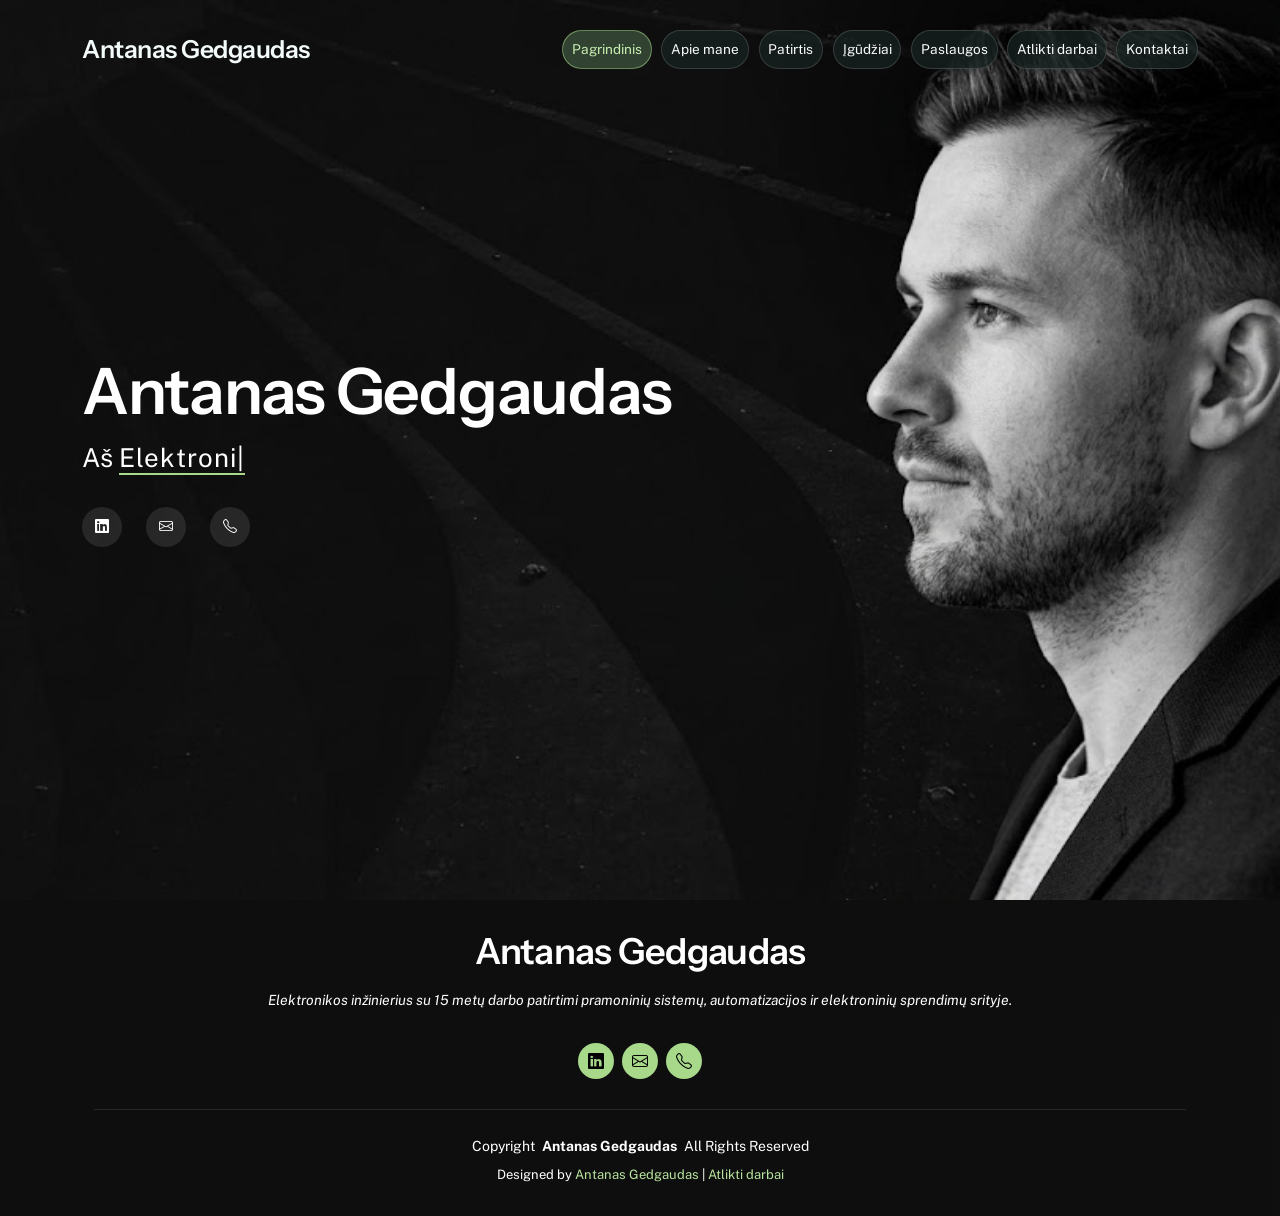
<file: index.html>
<!DOCTYPE html>
<html lang="lt">

<head>
  <meta charset="utf-8">
  <meta content="width=device-width, initial-scale=1.0" name="viewport">
  <title>Mano CV</title>
  <meta name="description" content="CV">
  <meta name="author" content="Antanas Gedgaudas">
  <meta name="keywords" content="">

  <!-- Favicons -->
  <link href="assets/img/favicon-16x16.png?v=2" rel="icon" type="image/png" sizes="16x16">
  <link href="assets/img/favicon.png?v=2" rel="icon" type="image/png" sizes="32x32">
  <link href="assets/img/apple-touch-icon.png" rel="apple-touch-icon">

  <!-- Fonts -->
  <link href="https://fonts.googleapis.com" rel="preconnect">
  <link href="https://fonts.gstatic.com" rel="preconnect" crossorigin>
  <link href="https://fonts.googleapis.com/css2?family=Instrument+Sans:wght@400;500;600&family=Public+Sans:wght@400;500;600&family=IBM+Plex+Mono:wght@400;500;600&display=swap&subset=latin-ext" rel="stylesheet">

  <!-- Vendor CSS Files -->
  <link href="assets/vendor/bootstrap/css/bootstrap.min.css" rel="stylesheet">
  <link href="assets/vendor/bootstrap-icons/bootstrap-icons.css" rel="stylesheet">
  <link href="assets/vendor/aos/aos.css" rel="stylesheet">
  <link href="assets/vendor/swiper/swiper-bundle.min.css" rel="stylesheet">
  <link href="assets/vendor/glightbox/css/glightbox.min.css" rel="stylesheet">

  <!-- Main CSS File -->
  <link href="assets/css/main.css" rel="stylesheet">
  <link href="assets/css/custom.css" rel="stylesheet">

  <!-- =======================================================
  * Template Name: Personal
  * Template URL: https://bootstrapmade.com/personal-free-resume-bootstrap-template/
  * Updated: Mar 05 2025 with Bootstrap v5.3.3
  * Author: BootstrapMade.com
  * License: https://bootstrapmade.com/license/
  ======================================================== -->
</head>

<body class="index-page">

  <header id="header" class="header d-flex align-items-center fixed-top">
    <div class="container-fluid container-xl position-relative d-flex align-items-center justify-content-between">

      <a href="index.html" class="logo d-flex align-items-center">
        <!-- Uncomment the line below if you also wish to use an image logo -->
        <h1 class="sitename">Antanas Gedgaudas</h1>
      </a>

      <nav id="navmenu" class="navmenu">
        <ul>
          <li><a href="index.html" class="active">Pagrindinis</a></li>
          <li><a href="about.html">Apie mane</a></li>
          <li><a href="resume.html">Patirtis</a></li>
          <li><a href="skills.html">Įgūdžiai</a></li>
          <li><a href="services.html">Paslaugos</a></li>
          <li><a href="portfolio.html">Atlikti darbai</a></li>
          <li><a href="contact.html">Kontaktai</a></li>
        </ul>
        <i class="mobile-nav-toggle d-xl-none bi bi-list"></i>
      </nav>

    </div>
  </header>

  <main class="main">

    <!-- Hero Section -->
    <section id="hero" class="hero section dark-background">

      <img src="assets/img/hero-bg.jpg" width="1024" height="572" alt="Antano Gedgaudo portretas tamsiame fone" data-aos="fade-in">

      <div class="container" data-aos="zoom-out" data-aos-delay="100">
        <h2>Antanas Gedgaudas</h2>
        <p>Aš <span class="typed" data-typed-items="Elektronikos inžinierius, Automatizacijos specialistas, Pramonės IoT ekspertas, Projektų vadovas"></span><span class="typed-cursor typed-cursor--blink"></span></p>
        <div class="social-links">
          <a href="https://www.linkedin.com" aria-label="LinkedIn"><i class="bi bi-linkedin"></i></a>
          <a href="mailto:antanas.gedgaudas@gmail.com" aria-label="El. paštas"><i class="bi bi-envelope"></i></a>
          <a href="tel:+37061122334" aria-label="Telefonas"><i class="bi bi-telephone"></i></a>
        </div>
      </div>

    </section><!-- /Hero Section -->

  </main>

  <footer id="footer" class="footer dark-background">
    <div class="container">
      <h3 class="sitename">Antanas Gedgaudas</h3>
      <p>Elektronikos inžinierius su 15 metų darbo patirtimi pramoninių sistemų, automatizacijos ir elektroninių sprendimų srityje.</p>
      <div class="social-links d-flex justify-content-center">
        <a href="https://www.linkedin.com" aria-label="LinkedIn"><i class="bi bi-linkedin"></i></a>
        <a href="mailto:antanas.gedgaudas@gmail.com" aria-label="El. paštas"><i class="bi bi-envelope"></i></a>
        <a href="tel:+37061122334" aria-label="Telefonas"><i class="bi bi-telephone"></i></a>
      </div>
      <div class="container">
        <div class="copyright">
          <span>Copyright</span> <strong class="px-1 sitename">Antanas Gedgaudas</strong> <span>All Rights Reserved</span>
        </div>
        <div class="credits">
          Designed by <a href="https://github.com/The5Anta/The5Anta.github.io">Antanas Gedgaudas</a> | <a href="https://github.com/The5Anta/The5Anta.github.io">Atlikti darbai</a>
        </div>
      </div>
    </div>
  </footer>

  <!-- Scroll Top -->
  <a href="#" id="scroll-top" class="scroll-top d-flex align-items-center justify-content-center"><i class="bi bi-arrow-up-short"></i></a>

  <!-- Preloader -->
  <div id="preloader"></div>

  <!-- Vendor JS Files -->
  <script src="assets/vendor/bootstrap/js/bootstrap.bundle.min.js"></script>
  <script src="assets/vendor/php-email-form/validate.js"></script>
  <script src="assets/vendor/aos/aos.js"></script>
  <script src="assets/vendor/typed.js/typed.umd.js"></script>
  <script src="assets/vendor/purecounter/purecounter_vanilla.js"></script>
  <script src="assets/vendor/waypoints/noframework.waypoints.js"></script>
  <script src="assets/vendor/swiper/swiper-bundle.min.js"></script>
  <script src="assets/vendor/glightbox/js/glightbox.min.js"></script>
  <script src="assets/vendor/imagesloaded/imagesloaded.pkgd.min.js"></script>
  <script src="assets/vendor/isotope-layout/isotope.pkgd.min.js"></script>

  <!-- Main JS File -->
  <script src="assets/js/main.js"></script>

</body>

</html>
</file>
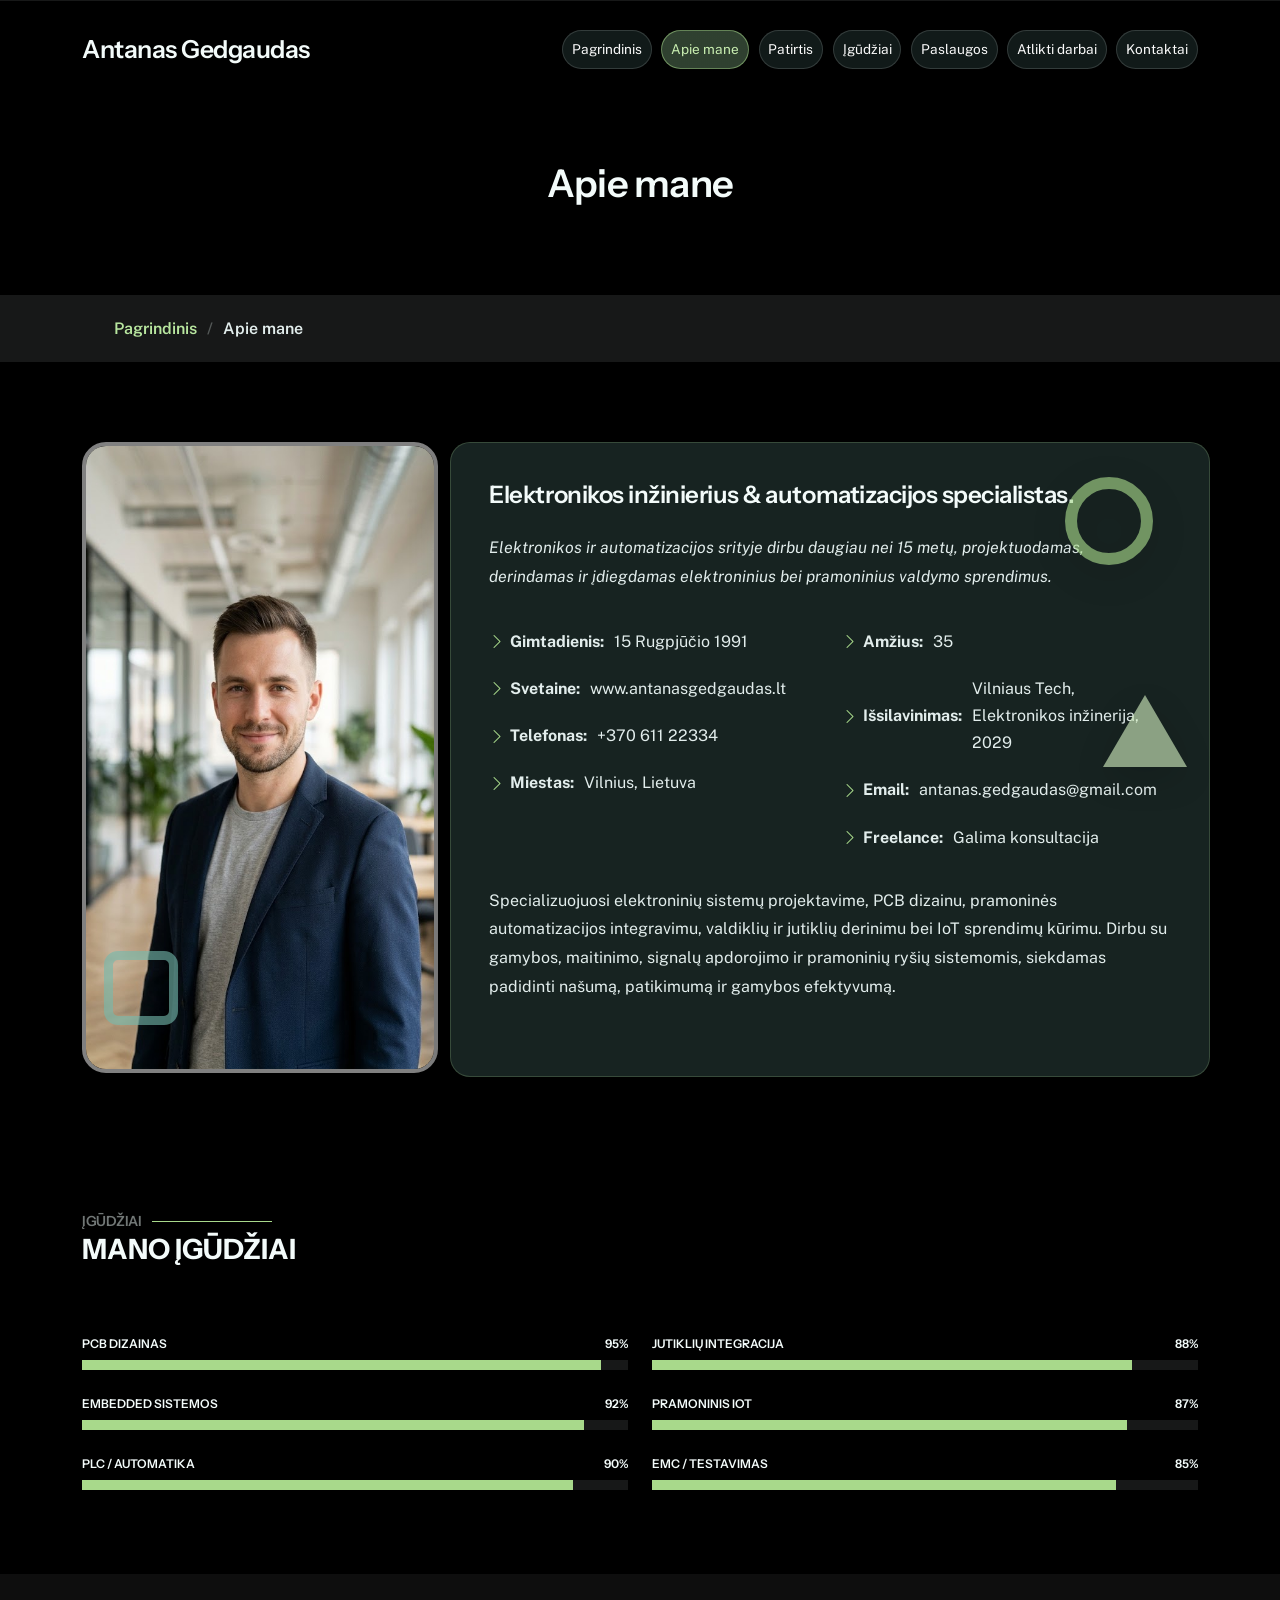
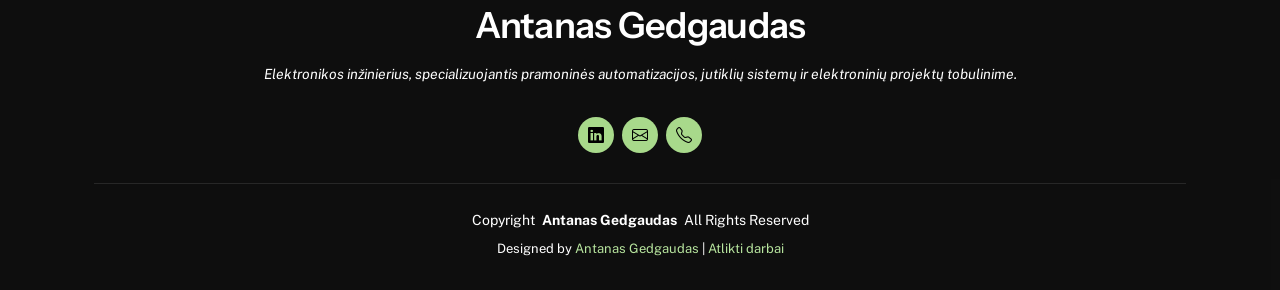
<file: about.html>
<!DOCTYPE html>
<html lang="lt">

<head>
  <meta charset="utf-8">
  <meta content="width=device-width, initial-scale=1.0" name="viewport">
  <title>Apie mane</title>
  <meta name="description" content="Antanas Gedgaudas - Elektronikos inžinierius">
  <meta name="keywords" content="elektronika, automatizacija, apie mane">

  <!-- Favicons -->
  <link href="assets/img/favicon-16x16.png?v=2" rel="icon" type="image/png" sizes="16x16">
  <link href="assets/img/favicon.png?v=2" rel="icon" type="image/png" sizes="32x32">
  <link href="assets/img/apple-touch-icon.png" rel="apple-touch-icon">

  <!-- Fonts -->
  <link href="https://fonts.googleapis.com" rel="preconnect">
  <link href="https://fonts.gstatic.com" rel="preconnect" crossorigin>
  <link href="https://fonts.googleapis.com/css2?family=Instrument+Sans:wght@400;500;600&family=Public+Sans:wght@400;500;600&family=IBM+Plex+Mono:wght@400;500;600&display=swap&subset=latin-ext" rel="stylesheet">

  <!-- Vendor CSS Files -->
  <link href="assets/vendor/bootstrap/css/bootstrap.min.css" rel="stylesheet">
  <link href="assets/vendor/bootstrap-icons/bootstrap-icons.css" rel="stylesheet">
  <link href="assets/vendor/aos/aos.css" rel="stylesheet">
  <link href="assets/vendor/swiper/swiper-bundle.min.css" rel="stylesheet">
  <link href="assets/vendor/glightbox/css/glightbox.min.css" rel="stylesheet">

  <!-- Main CSS File -->
  <link href="assets/css/main.css" rel="stylesheet">
  <link href="assets/css/custom.css" rel="stylesheet">

  <!-- =======================================================
  * Template Name: Personal
  * Template URL: https://bootstrapmade.com/personal-free-resume-bootstrap-template/
  * Updated: Mar 05 2025 with Bootstrap v5.3.3
  * Author: BootstrapMade.com
  * License: https://bootstrapmade.com/license/
  ======================================================== -->
</head>

<body class="about-page">

  <header id="header" class="header d-flex align-items-center fixed-top">
    <div class="container-fluid container-xl position-relative d-flex align-items-center justify-content-between">

      <a href="index.html" class="logo d-flex align-items-center">
        <!-- Uncomment the line below if you also wish to use an image logo -->
        <h1 class="sitename">Antanas Gedgaudas</h1>
      </a>

      <nav id="navmenu" class="navmenu">
        <ul>
          <li><a href="index.html">Pagrindinis</a></li>
          <li><a href="about.html" class="active">Apie mane</a></li>
          <li><a href="resume.html">Patirtis</a></li>
          <li><a href="skills.html">Įgūdžiai</a></li>
          <li><a href="services.html">Paslaugos</a></li>
          <li><a href="portfolio.html">Atlikti darbai</a></li>
          <li><a href="contact.html">Kontaktai</a></li>
        </ul>
        <i class="mobile-nav-toggle d-xl-none bi bi-list"></i>
      </nav>

    </div>
  </header>

  <main class="main">

    <!-- Page Title -->
    <div class="page-title" data-aos="fade">
      <div class="heading">
        <div class="container">
          <div class="row d-flex justify-content-center text-center">
            <div class="col-lg-8">
              <h1>Apie mane</h1>
            </div>
          </div>
        </div>
      </div>
      <nav class="breadcrumbs">
        <div class="container">
          <ol>
            <li><a href="index.html">Pagrindinis</a></li>
            <li class="current">Apie mane</li>
          </ol>
        </div>
      </nav>
    </div><!-- End Page Title -->

    <!-- About Section -->
    <section id="about" class="about section">

      <div class="container" data-aos="fade-up" data-aos-delay="100">

        <div class="about-shapes" aria-hidden="true">
          <span class="shape shape-circle"></span>
          <span class="shape shape-square"></span>
          <span class="shape shape-triangle"></span>
        </div>

        <div class="row gy-4 justify-content-center">
          <div class="col-lg-4">
            <img src="assets/img/person/person-m-13.webp" class="img-fluid profile-photo" width="572" height="1024" alt="Antanas Gedgaudas, portretas">
          </div>
          <div class="col-lg-8 content">
            <h2>Elektronikos inžinierius &amp; automatizacijos specialistas.</h2>
            <p class="fst-italic py-3">
              Elektronikos ir automatizacijos srityje dirbu daugiau nei 15 metų, projektuodamas, derindamas ir įdiegdamas elektroninius bei pramoninius valdymo sprendimus.
            </p>
            <div class="row">
              <div class="col-lg-6">
                <ul>
                  <li><i class="bi bi-chevron-right"></i> <strong>Gimtadienis:</strong> <span>15 Rugpjūčio 1991</span></li>
                  <li><i class="bi bi-chevron-right"></i> <strong>Svetaine:</strong> <span>www.antanasgedgaudas.lt</span></li>
                  <li><i class="bi bi-chevron-right"></i> <strong>Telefonas:</strong> <span>+370 611 22334</span></li>
                  <li><i class="bi bi-chevron-right"></i> <strong>Miestas:</strong> <span>Vilnius, Lietuva</span></li>
                </ul>
              </div>
              <div class="col-lg-6">
                <ul>
                  <li><i class="bi bi-chevron-right"></i> <strong>Amžius:</strong> <span>35</span></li>
                  <li><i class="bi bi-chevron-right"></i> <strong>Išsilavinimas:</strong> <span>Vilniaus Tech, Elektronikos inžinerija, 2029</span></li>
                  <li><i class="bi bi-chevron-right"></i> <strong>Email:</strong> <span>antanas.gedgaudas@gmail.com</span></li>
                  <li><i class="bi bi-chevron-right"></i> <strong>Freelance:</strong> <span>Galima konsultacija</span></li>
                </ul>
              </div>
            </div>
            <p class="py-3">
              Specializuojuosi elektroninių sistemų projektavime, PCB dizainu, pramoninės automatizacijos integravimu, valdiklių ir jutiklių derinimu bei IoT sprendimų kūrimu. Dirbu su gamybos, maitinimo, signalų apdorojimo ir pramoninių ryšių sistemomis, siekdamas padidinti našumą, patikimumą ir gamybos efektyvumą.
            </p>
          </div>
        </div>

      </div>

    </section><!-- /About Section -->

    <!-- Skills Section -->
    <section id="skills" class="skills section">

      <!-- Section Title -->
      <div class="container section-title" data-aos="fade-up">
        <h2>Įgūdžiai</h2>
        <div><span>Mano</span> <span class="description-title">Įgūdžiai</span></div>
      </div><!-- End Section Title -->

      <div class="container" data-aos="fade-up" data-aos-delay="100">

        <div class="row skills-content skills-animation">

          <div class="col-lg-6">

            <div class="progress">
              <span class="skill"><span>PCB dizainas</span> <i class="val">95%</i></span>
              <div class="progress-bar-wrap">
                <div class="progress-bar" role="progressbar" aria-valuenow="95" aria-valuemin="0" aria-valuemax="100"></div>
              </div>
            </div><!-- End Skills Item -->

            <div class="progress">
              <span class="skill"><span>Embedded sistemos</span> <i class="val">92%</i></span>
              <div class="progress-bar-wrap">
                <div class="progress-bar" role="progressbar" aria-valuenow="92" aria-valuemin="0" aria-valuemax="100"></div>
              </div>
            </div><!-- End Skills Item -->

            <div class="progress">
              <span class="skill"><span>PLC / automatika</span> <i class="val">90%</i></span>
              <div class="progress-bar-wrap">
                <div class="progress-bar" role="progressbar" aria-valuenow="90" aria-valuemin="0" aria-valuemax="100"></div>
              </div>
            </div><!-- End Skills Item -->

          </div>

          <div class="col-lg-6">

            <div class="progress">
              <span class="skill"><span>Jutiklių integracija</span> <i class="val">88%</i></span>
              <div class="progress-bar-wrap">
                <div class="progress-bar" role="progressbar" aria-valuenow="88" aria-valuemin="0" aria-valuemax="100"></div>
              </div>
            </div><!-- End Skills Item -->

            <div class="progress">
              <span class="skill"><span>Pramoninis IoT</span> <i class="val">87%</i></span>
              <div class="progress-bar-wrap">
                <div class="progress-bar" role="progressbar" aria-valuenow="87" aria-valuemin="0" aria-valuemax="100"></div>
              </div>
            </div><!-- End Skills Item -->

            <div class="progress">
              <span class="skill"><span>EMC / testavimas</span> <i class="val">85%</i></span>
              <div class="progress-bar-wrap">
                <div class="progress-bar" role="progressbar" aria-valuenow="85" aria-valuemin="0" aria-valuemax="100"></div>
              </div>
            </div><!-- End Skills Item -->

          </div>

        </div>

      </div>

    </section><!-- /Skills Section -->

  </main>

  <footer id="footer" class="footer dark-background">
    <div class="container">
      <h3 class="sitename">Antanas Gedgaudas</h3>
      <p>Elektronikos inžinierius, specializuojantis pramoninės automatizacijos, jutiklių sistemų ir elektroninių projektų tobulinime.</p>
      <div class="social-links d-flex justify-content-center">
        <a href="https://www.linkedin.com" aria-label="LinkedIn"><i class="bi bi-linkedin"></i></a>
        <a href="mailto:antanas.gedgaudas@gmail.com" aria-label="El. paštas"><i class="bi bi-envelope"></i></a>
        <a href="tel:+37061122334" aria-label="Telefonas"><i class="bi bi-telephone"></i></a>
      </div>
      <div class="container">
        <div class="copyright">
          <span>Copyright</span> <strong class="px-1 sitename">Antanas Gedgaudas</strong> <span>All Rights Reserved</span>
        </div>
        <div class="credits">
          Designed by <a href="https://github.com/The5Anta/The5Anta.github.io">Antanas Gedgaudas</a> | <a href="https://github.com/The5Anta/The5Anta.github.io">Atlikti darbai</a>
        </div>
      </div>
    </div>
  </footer>

  <!-- Scroll Top -->
  <a href="#" id="scroll-top" class="scroll-top d-flex align-items-center justify-content-center"><i class="bi bi-arrow-up-short"></i></a>

  <!-- Preloader -->
  <div id="preloader"></div>

  <!-- Vendor JS Files -->
  <script src="assets/vendor/bootstrap/js/bootstrap.bundle.min.js"></script>
  <script src="assets/vendor/php-email-form/validate.js"></script>
  <script src="assets/vendor/aos/aos.js"></script>
  <script src="assets/vendor/typed.js/typed.umd.js"></script>
  <script src="assets/vendor/purecounter/purecounter_vanilla.js"></script>
  <script src="assets/vendor/waypoints/noframework.waypoints.js"></script>
  <script src="assets/vendor/swiper/swiper-bundle.min.js"></script>
  <script src="assets/vendor/glightbox/js/glightbox.min.js"></script>
  <script src="assets/vendor/imagesloaded/imagesloaded.pkgd.min.js"></script>
  <script src="assets/vendor/isotope-layout/isotope.pkgd.min.js"></script>

  <!-- Main JS File -->
  <script src="assets/js/main.js"></script>

</body>

</html>
</file>
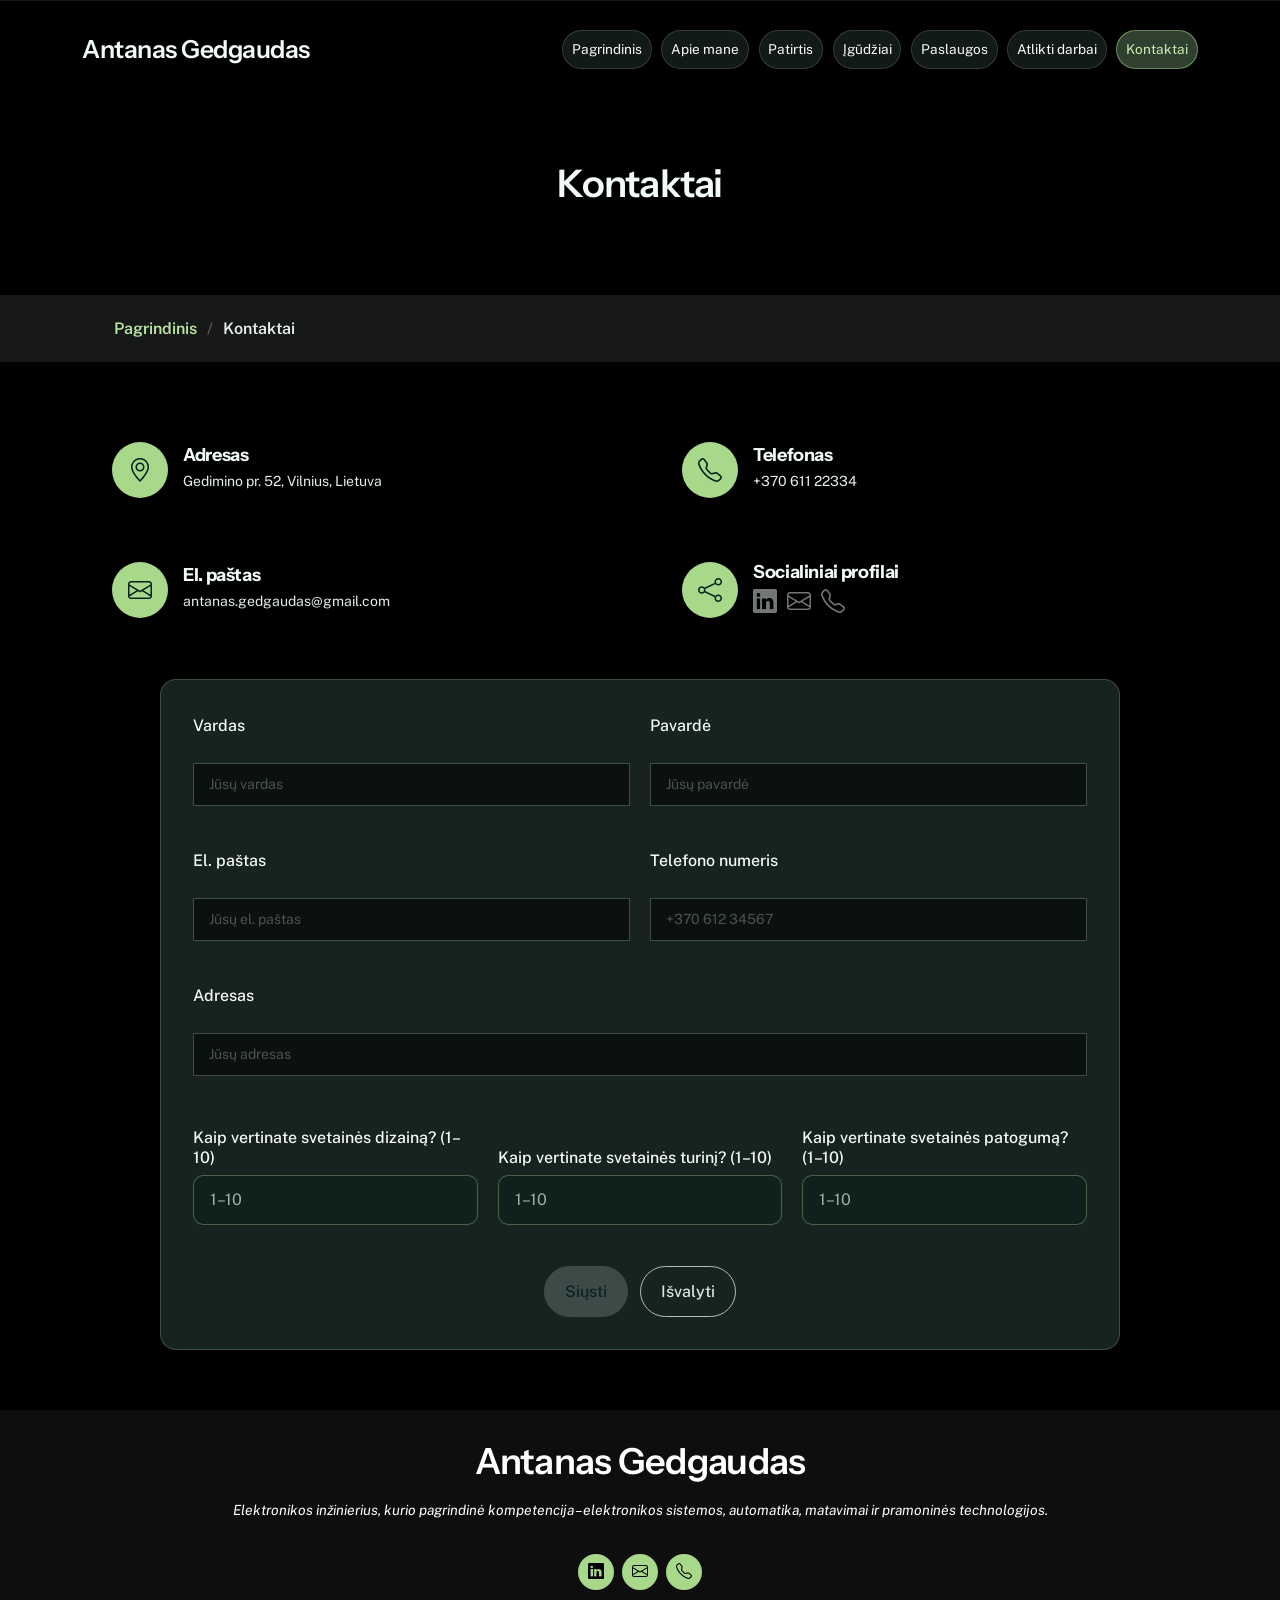
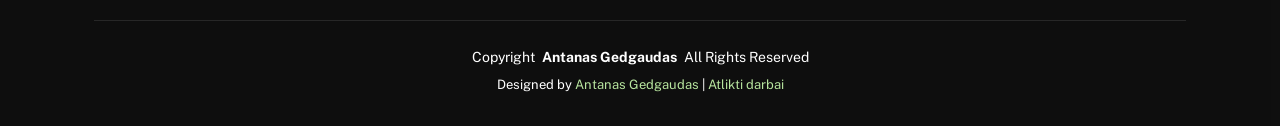
<file: contact.html>
<!DOCTYPE html>
<html lang="lt">

<head>
  <meta charset="utf-8">
  <meta content="width=device-width, initial-scale=1.0" name="viewport">
  <title>Kontaktai</title>
  <meta name="description" content="Antanas Gedgaudas - Elektronikos inžinierius">
  <meta name="keywords" content="elektronika, automatizacija, kontaktai">

  <!-- Favicons -->
  <link href="assets/img/favicon-16x16.png?v=2" rel="icon" type="image/png" sizes="16x16">
  <link href="assets/img/favicon.png?v=2" rel="icon" type="image/png" sizes="32x32">
  <link href="assets/img/apple-touch-icon.png" rel="apple-touch-icon">

  <!-- Fonts -->
  <link href="https://fonts.googleapis.com" rel="preconnect">
  <link href="https://fonts.gstatic.com" rel="preconnect" crossorigin>
  <link href="https://fonts.googleapis.com/css2?family=Instrument+Sans:wght@400;500;600&family=Public+Sans:wght@400;500;600&family=IBM+Plex+Mono:wght@400;500;600&display=swap&subset=latin-ext" rel="stylesheet">

  <!-- Vendor CSS Files -->
  <link href="assets/vendor/bootstrap/css/bootstrap.min.css" rel="stylesheet">
  <link href="assets/vendor/bootstrap-icons/bootstrap-icons.css" rel="stylesheet">
  <link href="assets/vendor/aos/aos.css" rel="stylesheet">
  <link href="assets/vendor/swiper/swiper-bundle.min.css" rel="stylesheet">
  <link href="assets/vendor/glightbox/css/glightbox.min.css" rel="stylesheet">

  <!-- Main CSS File -->
  <link href="assets/css/main.css" rel="stylesheet">
  <link href="assets/css/custom.css" rel="stylesheet">

  <!-- =======================================================
  * Template Name: Personal
  * Template URL: https://bootstrapmade.com/personal-free-resume-bootstrap-template/
  * Updated: Mar 05 2025 with Bootstrap v5.3.3
  * Author: BootstrapMade.com
  * License: https://bootstrapmade.com/license/
  ======================================================== -->
</head>

<body class="contact-page">

  <header id="header" class="header d-flex align-items-center fixed-top">
    <div class="container-fluid container-xl position-relative d-flex align-items-center justify-content-between">

      <a href="index.html" class="logo d-flex align-items-center">
        <!-- Uncomment the line below if you also wish to use an image logo -->
        <h1 class="sitename">Antanas Gedgaudas</h1>
      </a>

      <nav id="navmenu" class="navmenu">
        <ul>
          <li><a href="index.html">Pagrindinis</a></li>
          <li><a href="about.html">Apie mane</a></li>
          <li><a href="resume.html">Patirtis</a></li>
          <li><a href="skills.html">Įgūdžiai</a></li>
          <li><a href="services.html">Paslaugos</a></li>
          <li><a href="portfolio.html">Atlikti darbai</a></li>
          <li><a href="contact.html" class="active">Kontaktai</a></li>
        </ul>
        <i class="mobile-nav-toggle d-xl-none bi bi-list"></i>
      </nav>

    </div>
  </header>

  <main class="main">

    <!-- Page Title -->
    <div class="page-title" data-aos="fade">
      <div class="heading">
        <div class="container">
          <div class="row d-flex justify-content-center text-center">
            <div class="col-lg-8">
              <h1>Kontaktai</h1>
            </div>
          </div>
        </div>
      </div>
      <nav class="breadcrumbs">
        <div class="container">
          <ol>
            <li><a href="index.html">Pagrindinis</a></li>
            <li class="current">Kontaktai</li>
          </ol>
        </div>
      </nav>
    </div><!-- End Page Title -->

    <!-- Contact Section -->
    <section id="contact" class="contact section">

      <div class="container" data-aos="fade-up" data-aos-delay="100">

        <div class="row gy-4">

          <div class="col-md-6">
            <div class="info-item d-flex align-items-center" data-aos="fade-up" data-aos-delay="200">
              <i class="icon bi bi-geo-alt flex-shrink-0"></i>
              <div>
                <h3>Adresas</h3>
                <p>Gedimino pr. 52, Vilnius, Lietuva</p>
              </div>
            </div>
          </div><!-- End Info Item -->

          <div class="col-md-6">
            <div class="info-item d-flex align-items-center" data-aos="fade-up" data-aos-delay="300">
              <i class="icon bi bi-telephone flex-shrink-0"></i>
              <div>
                <h3>Telefonas</h3>
                <p>+370 611 22334</p>
              </div>
            </div>
          </div><!-- End Info Item -->

          <div class="col-md-6">
            <div class="info-item d-flex align-items-center" data-aos="fade-up" data-aos-delay="400">
              <i class="icon bi bi-envelope flex-shrink-0"></i>
              <div>
                <h3>El. paštas</h3>
                <p>antanas.gedgaudas@gmail.com</p>
              </div>
            </div>
          </div><!-- End Info Item -->

          <div class="col-md-6">
            <div class="info-item d-flex align-items-center" data-aos="fade-up" data-aos-delay="500">
              <i class="icon bi bi-share flex-shrink-0"></i>
              <div>
                <h3>Socialiniai profilai</h3>
                <div class="social-links">
                  <a href="https://www.linkedin.com" aria-label="LinkedIn"><i class="bi bi-linkedin"></i></a>
                  <a href="mailto:antanas.gedgaudas@gmail.com" aria-label="El. paštas"><i class="bi bi-envelope"></i></a>
                  <a href="tel:+37061122334" aria-label="Telefonas"><i class="bi bi-telephone"></i></a>
                </div>
              </div>
            </div>
          </div><!-- End Info Item -->

        </div>

        <form action="forms/contact.php" method="post" class="php-email-form" data-aos="fade-up" data-aos-delay="600">
          <div class="row gy-4">

            <div class="col-md-6">
              <label for="contact-name" class="form-label">Vardas</label>
              <input id="contact-name" type="text" name="name" class="form-control" placeholder="Jūsų vardas" required>
              <div class="field-error" id="contact-name-error"></div>
            </div>

            <div class="col-md-6">
              <label for="contact-surname" class="form-label">Pavardė</label>
              <input id="contact-surname" type="text" name="surname" class="form-control" placeholder="Jūsų pavardė" required>
              <div class="field-error" id="contact-surname-error"></div>
            </div>

            <div class="col-md-6">
              <label for="contact-email" class="form-label">El. paštas</label>
              <input id="contact-email" type="email" class="form-control" name="email" placeholder="Jūsų el. paštas" required>
              <div class="field-error" id="contact-email-error"></div>
            </div>

            <div class="col-md-6">
              <label for="contact-phone" class="form-label">Telefono numeris</label>
              <input id="contact-phone" type="tel" name="phone" class="form-control" placeholder="+370 612 34567" inputmode="numeric" maxlength="14" required>
              <div class="field-error" id="contact-phone-error"></div>
            </div>

            <div class="col-md-12">
              <label for="contact-address" class="form-label">Adresas</label>
              <input id="contact-address" type="text" name="address" class="form-control" placeholder="Jūsų adresas" required>
              <div class="field-error" id="contact-address-error"></div>
            </div>

            <div class="col-md-4">
              <label for="contact-rating-1" class="form-label">Kaip vertinate svetainės dizainą? (1–10)</label>
              <input id="contact-rating-1" type="number" name="ratingDesign" class="form-control" min="1" max="10" placeholder="1–10" required>
              <div class="field-error" id="contact-rating-1-error"></div>
            </div>

            <div class="col-md-4">
              <label for="contact-rating-2" class="form-label">Kaip vertinate svetainės turinį? (1–10)</label>
              <input id="contact-rating-2" type="number" name="ratingContent" class="form-control" min="1" max="10" placeholder="1–10" required>
              <div class="field-error" id="contact-rating-2-error"></div>
            </div>

            <div class="col-md-4">
              <label for="contact-rating-3" class="form-label">Kaip vertinate svetainės patogumą? (1–10)</label>
              <input id="contact-rating-3" type="number" name="ratingUsability" class="form-control" min="1" max="10" placeholder="1–10" required>
              <div class="field-error" id="contact-rating-3-error"></div>
            </div>

            <div class="col-md-12 text-center contact-form-actions">
              <button id="contact-submit" type="submit" disabled>Siųsti</button>
              <button id="contact-clear" type="button" class="contact-clear-button">Išvalyti</button>
            </div>

          </div>
        </form><!-- End Contact Form -->

        <div id="contact-result" class="contact-result" aria-live="polite"></div>

      </div>

    </section><!-- /Contact Section -->

  </main>

  <footer id="footer" class="footer dark-background">
    <div class="container">
      <h3 class="sitename">Antanas Gedgaudas</h3>
      <p>Elektronikos inžinierius, kurio pagrindinė kompetencija – elektronikos sistemos, automatika, matavimai ir pramoninės technologijos.</p>
      <div class="social-links d-flex justify-content-center">
        <a href="https://www.linkedin.com" aria-label="LinkedIn"><i class="bi bi-linkedin"></i></a>
        <a href="mailto:antanas.gedgaudas@gmail.com" aria-label="El. paštas"><i class="bi bi-envelope"></i></a>
        <a href="tel:+37061122334" aria-label="Telefonas"><i class="bi bi-telephone"></i></a>
      </div>
      <div class="container">
        <div class="copyright">
          <span>Copyright</span> <strong class="px-1 sitename">Antanas Gedgaudas</strong> <span>All Rights Reserved</span>
        </div>
        <div class="credits">
          Designed by <a href="https://github.com/The5Anta/The5Anta.github.io">Antanas Gedgaudas</a> | <a href="https://github.com/The5Anta/The5Anta.github.io">Atlikti darbai</a>
        </div>
      </div>
    </div>
  </footer>

  <!-- Scroll Top -->
  <a href="#" id="scroll-top" class="scroll-top d-flex align-items-center justify-content-center"><i class="bi bi-arrow-up-short"></i></a>

  <!-- Preloader -->
  <div id="preloader"></div>

  <!-- Vendor JS Files -->
  <script src="assets/vendor/bootstrap/js/bootstrap.bundle.min.js"></script>
  <script src="assets/vendor/aos/aos.js"></script>
  <script src="assets/vendor/typed.js/typed.umd.js"></script>
  <script src="assets/vendor/purecounter/purecounter_vanilla.js"></script>
  <script src="assets/vendor/waypoints/noframework.waypoints.js"></script>
  <script src="assets/vendor/swiper/swiper-bundle.min.js"></script>
  <script src="assets/vendor/glightbox/js/glightbox.min.js"></script>
  <script src="assets/vendor/imagesloaded/imagesloaded.pkgd.min.js"></script>
  <script src="assets/vendor/isotope-layout/isotope.pkgd.min.js"></script>

  <!-- Main JS File -->
  <script src="assets/js/main.js"></script>
  <script src="assets/js/custom.js"></script>

</body>

</html>
</file>
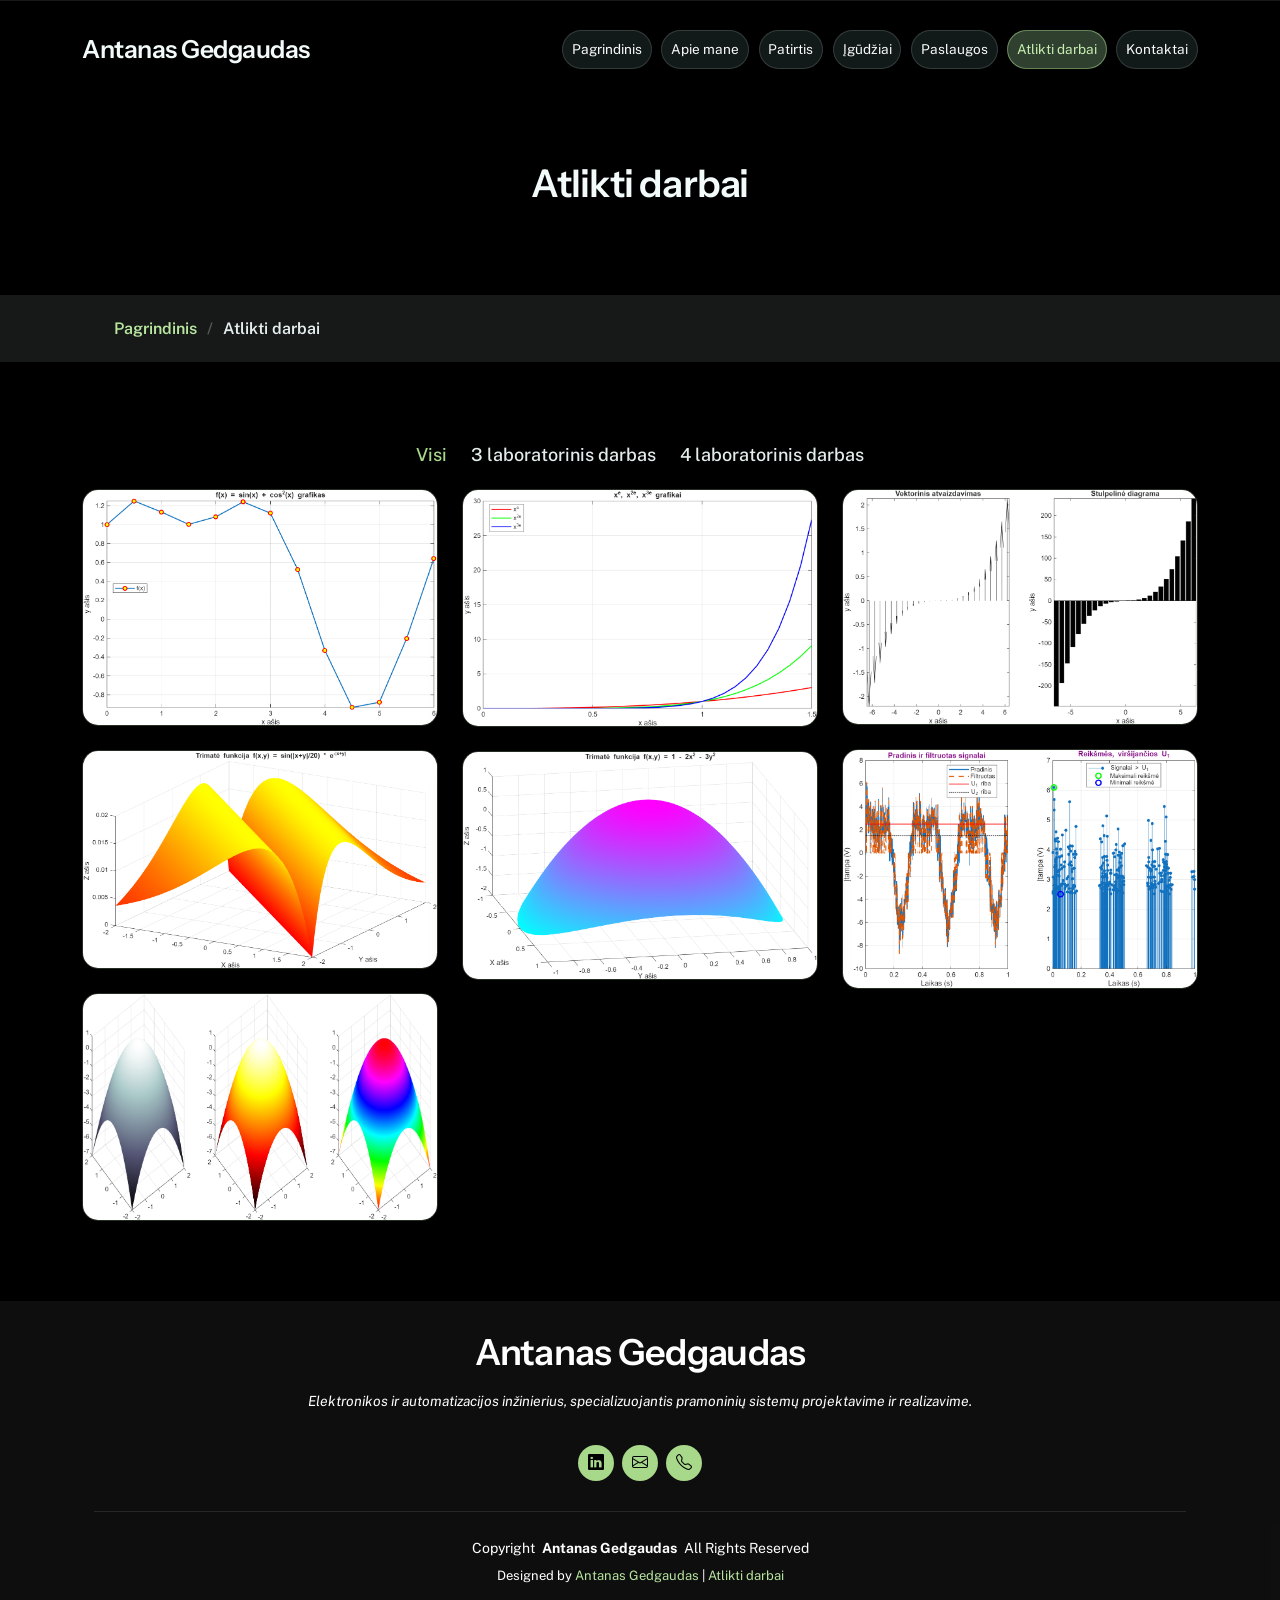
<file: portfolio.html>
<!DOCTYPE html>
<html lang="lt">

<head>
  <meta charset="utf-8">
  <meta content="width=device-width, initial-scale=1.0" name="viewport">
  <title>Atlikti darbai</title>
  <meta name="description" content="Antanas Gedgaudas - Elektronikos inžinierius">
  <meta name="keywords" content="elektronika, automatizacija, atlikti darbai, MATLAB">

  <!-- Favicons -->
  <link href="assets/img/favicon-16x16.png?v=2" rel="icon" type="image/png" sizes="16x16">
  <link href="assets/img/favicon.png?v=2" rel="icon" type="image/png" sizes="32x32">
  <link href="assets/img/apple-touch-icon.png" rel="apple-touch-icon">

  <!-- Fonts -->
  <link href="https://fonts.googleapis.com" rel="preconnect">
  <link href="https://fonts.gstatic.com" rel="preconnect" crossorigin>
  <link href="https://fonts.googleapis.com/css2?family=Instrument+Sans:wght@400;500;600&family=Public+Sans:wght@400;500;600&family=IBM+Plex+Mono:wght@400;500;600&display=swap&subset=latin-ext" rel="stylesheet">

  <!-- Vendor CSS Files -->
  <link href="assets/vendor/bootstrap/css/bootstrap.min.css" rel="stylesheet">
  <link href="assets/vendor/bootstrap-icons/bootstrap-icons.css" rel="stylesheet">
  <link href="assets/vendor/aos/aos.css" rel="stylesheet">
  <link href="assets/vendor/swiper/swiper-bundle.min.css" rel="stylesheet">
  <link href="assets/vendor/glightbox/css/glightbox.min.css" rel="stylesheet">

  <!-- Main CSS File -->
  <link href="assets/css/main.css" rel="stylesheet">
  <link href="assets/css/custom.css" rel="stylesheet">

  <!-- =======================================================
  * Template Name: Personal
  * Template URL: https://bootstrapmade.com/personal-free-resume-bootstrap-template/
  * Updated: Mar 05 2025 with Bootstrap v5.3.3
  * Author: BootstrapMade.com
  * License: https://bootstrapmade.com/license/
  ======================================================== -->
</head>

<body class="portfolio-page">

  <header id="header" class="header d-flex align-items-center fixed-top">
    <div class="container-fluid container-xl position-relative d-flex align-items-center justify-content-between">

      <a href="index.html" class="logo d-flex align-items-center">
        <!-- Uncomment the line below if you also wish to use an image logo -->
        <h1 class="sitename">Antanas Gedgaudas</h1>
      </a>

      <nav id="navmenu" class="navmenu">
        <ul>
          <li><a href="index.html">Pagrindinis</a></li>
          <li><a href="about.html">Apie mane</a></li>
          <li><a href="resume.html">Patirtis</a></li>
          <li><a href="skills.html">Įgūdžiai</a></li>
          <li><a href="services.html">Paslaugos</a></li>
          <li><a href="portfolio.html" class="active">Atlikti darbai</a></li>
          <li><a href="contact.html">Kontaktai</a></li>
        </ul>
        <i class="mobile-nav-toggle d-xl-none bi bi-list"></i>
      </nav>

    </div>
  </header>

  <main class="main">

    <!-- Page Title -->
    <div class="page-title" data-aos="fade">
      <div class="heading">
        <div class="container">
          <div class="row d-flex justify-content-center text-center">
            <div class="col-lg-8">
              <h1>Atlikti darbai</h1>
            </div>
          </div>
        </div>
      </div>
      <nav class="breadcrumbs">
        <div class="container">
          <ol>
            <li><a href="index.html">Pagrindinis</a></li>
            <li class="current">Atlikti darbai</li>
          </ol>
        </div>
      </nav>
    </div><!-- End Page Title -->

    <!-- Portfolio Section -->
    <section id="portfolio" class="portfolio section">

      <div class="container">

        <div class="isotope-layout" data-default-filter="*" data-layout="masonry" data-sort="original-order">

          <ul class="portfolio-filters isotope-filters" data-aos="fade-up" data-aos-delay="100">
            <li data-filter="*" class="filter-active">Visi</li>
            <li data-filter=".filter-lab3">3 laboratorinis darbas</li>
            <li data-filter=".filter-lab4">4 laboratorinis darbas</li>
          </ul><!-- End Portfolio Filters -->

          <div class="row gy-4 isotope-container" data-aos="fade-up" data-aos-delay="200">

            <div class="col-lg-4 col-md-6 portfolio-item isotope-item filter-lab3">
              <div class="portfolio-content h-100">
                <img src="assets/img/portfolio/lab3-sampled-function.png" class="img-fluid" width="1127" height="749" alt="MATLAB grafikas f(x) = sin(x) + cos²(x), su pažymėtais skaičiavimo taškais">
                <div class="portfolio-info">
                  <h4>Funkcijos f(x) = sin(x) + cos²(x) grafikas</h4>
                  <p>Funkcijos reikšmės apskaičiuotos ir atvaizduotos pasirinktame intervale pažymint skaičiavimo taškus.</p>
                  <a href="assets/img/portfolio/lab3-sampled-function.png" title="Funkcijos f(x) = sin(x) + cos²(x) grafikas" data-gallery="matlab-lab3" class="glightbox preview-link"><i class="bi bi-zoom-in"></i></a>
                  <a href="" title="More Details" class="details-link"><i class="bi bi-link-45deg"></i></a>
                </div>
              </div>
            </div><!-- End Portfolio Item -->

            <div class="col-lg-4 col-md-6 portfolio-item isotope-item filter-lab3">
              <div class="portfolio-content h-100">
                <img src="assets/img/portfolio/lab3-power-functions.png" class="img-fluid" width="1122" height="749" alt="Trijų laipsninių funkcijų x^e, x^(2e) ir x^(3e) grafikai">
                <div class="portfolio-info">
                  <h4>Laipsninių funkcijų palyginimas</h4>
                  <p>Palyginami x<sup>e</sup>, x<sup>2e</sup> ir x<sup>3e</sup> grafikai, parodantys, kaip didesnis laipsnis keičia funkcijų augimą.</p>
                  <a href="assets/img/portfolio/lab3-power-functions.png" title="Laipsninių funkcijų palyginimas" data-gallery="matlab-lab3" class="glightbox preview-link"><i class="bi bi-zoom-in"></i></a>
                  <a href="" title="More Details" class="details-link"><i class="bi bi-link-45deg"></i></a>
                </div>
              </div>
            </div><!-- End Portfolio Item -->

            <div class="col-lg-4 col-md-6 portfolio-item isotope-item filter-lab3">
              <div class="portfolio-content h-100">
                <img src="assets/img/portfolio/lab3-vector-and-bar-charts.png" class="img-fluid" width="1120" height="741" alt="Vektorinis duomenų atvaizdavimas ir tų pačių reikšmių stulpelinė diagrama">
                <div class="portfolio-info">
                  <h4>Vektorinis ir stulpelinis duomenų atvaizdavimas</h4>
                  <p>Palyginami vektorinis duomenų vaizdavimas ir tų pačių reikšmių stulpelinė diagrama.</p>
                  <a href="assets/img/portfolio/lab3-vector-and-bar-charts.png" title="Vektorinis ir stulpelinis duomenų atvaizdavimas" data-gallery="matlab-lab3" class="glightbox preview-link"><i class="bi bi-zoom-in"></i></a>
                  <a href="" title="More Details" class="details-link"><i class="bi bi-link-45deg"></i></a>
                </div>
              </div>
            </div><!-- End Portfolio Item -->

            <div class="col-lg-4 col-md-6 portfolio-item isotope-item filter-lab3">
              <div class="portfolio-content h-100">
                <img src="assets/img/portfolio/lab3-signal-filtering.png" class="img-fluid" width="1119" height="752" alt="Pradinio ir filtruoto signalo grafikai bei U₁ ribą viršijančios reikšmės">
                <div class="portfolio-info">
                  <h4>Signalo filtravimas ir ribų analizė</h4>
                  <p>Palyginami pradinis ir filtruotas signalai, pažymimos U₁ ir U₂ ribos bei išskiriamos U₁ viršijančios reikšmės.</p>
                  <a href="assets/img/portfolio/lab3-signal-filtering.png" title="Signalo filtravimas ir ribų analizė" data-gallery="matlab-lab3" class="glightbox preview-link"><i class="bi bi-zoom-in"></i></a>
                  <a href="" title="More Details" class="details-link"><i class="bi bi-link-45deg"></i></a>
                </div>
              </div>
            </div><!-- End Portfolio Item -->

            <div class="col-lg-4 col-md-6 portfolio-item isotope-item filter-lab4">
              <div class="portfolio-content h-100">
                <img src="assets/img/portfolio/lab4-surface-function.png" class="img-fluid" width="1188" height="729" alt="Trimatės funkcijos sin(|x+y|/20) · e⁻|x+y| paviršiaus grafikas">
                <div class="portfolio-info">
                  <h4>Trimačio paviršiaus grafikas</h4>
                  <p>MATLAB paviršiaus grafike pavaizduota f(x,y) = sin(|x+y|/20) · e<sup>−|x+y|</sup> funkcija.</p>
                  <a href="assets/img/portfolio/lab4-surface-function.png" title="Trimačio paviršiaus grafikas" data-gallery="matlab-lab4" class="glightbox preview-link"><i class="bi bi-zoom-in"></i></a>
                  <a href="" title="More Details" class="details-link"><i class="bi bi-link-45deg"></i></a>
                </div>
              </div>
            </div><!-- End Portfolio Item -->

            <div class="col-lg-4 col-md-6 portfolio-item isotope-item filter-lab4">
              <div class="portfolio-content h-100">
                <img src="assets/img/portfolio/lab4-elliptic-paraboloid.png" class="img-fluid" width="1168" height="749" alt="Trimatis funkcijos f(x,y) = 1 - 2x² - 3y² elipsinio paraboloido grafikas">
                <div class="portfolio-info">
                  <h4>Elipsinio paraboloido grafikas</h4>
                  <p>Trimatėje erdvėje pavaizduota funkcija f(x,y) = 1 − 2x² − 3y², kurios viršūnė yra ties (0, 0, 1).</p>
                  <a href="assets/img/portfolio/lab4-elliptic-paraboloid.png" title="Elipsinio paraboloido grafikas" data-gallery="matlab-lab4" class="glightbox preview-link"><i class="bi bi-zoom-in"></i></a>
                  <a href="" title="More Details" class="details-link"><i class="bi bi-link-45deg"></i></a>
                </div>
              </div>
            </div><!-- End Portfolio Item -->

            <div class="col-lg-4 col-md-6 portfolio-item isotope-item filter-lab4">
              <div class="portfolio-content h-100">
                <img src="assets/img/portfolio/lab4-colormap-comparison.png" class="img-fluid" width="1085" height="692" alt="Vienos 3D funkcijos paviršius, pavaizduotas trimis skirtingais spalvų žemėlapiais">
                <div class="portfolio-info">
                  <h4>Spalvų žemėlapių palyginimas</h4>
                  <p>Ta pati funkcija z = 1 − x² − y² pateikta trimis spalvų žemėlapiais, palyginant paviršiaus atvaizdavimą.</p>
                  <a href="assets/img/portfolio/lab4-colormap-comparison.png" title="Spalvų žemėlapių palyginimas" data-gallery="matlab-lab4" class="glightbox preview-link"><i class="bi bi-zoom-in"></i></a>
                  <a href="" title="More Details" class="details-link"><i class="bi bi-link-45deg"></i></a>
                </div>
              </div>
            </div><!-- End Portfolio Item -->

          </div><!-- End Portfolio Container -->

        </div>

      </div>

    </section><!-- /Portfolio Section -->

  </main>

  <footer id="footer" class="footer dark-background">
    <div class="container">
      <h3 class="sitename">Antanas Gedgaudas</h3>
      <p>Elektronikos ir automatizacijos inžinierius, specializuojantis pramoninių sistemų projektavime ir realizavime.</p>
      <div class="social-links d-flex justify-content-center">
        <a href="https://www.linkedin.com" aria-label="LinkedIn"><i class="bi bi-linkedin"></i></a>
        <a href="mailto:antanas.gedgaudas@gmail.com" aria-label="El. paštas"><i class="bi bi-envelope"></i></a>
        <a href="tel:+37061122334" aria-label="Telefonas"><i class="bi bi-telephone"></i></a>
      </div>
      <div class="container">
        <div class="copyright">
          <span>Copyright</span> <strong class="px-1 sitename">Antanas Gedgaudas</strong> <span>All Rights Reserved</span>
        </div>
        <div class="credits">
          Designed by <a href="https://github.com/The5Anta/The5Anta.github.io">Antanas Gedgaudas</a> | <a href="https://github.com/The5Anta/The5Anta.github.io">Atlikti darbai</a>
        </div>
      </div>
    </div>
  </footer>

  <!-- Scroll Top -->
  <a href="#" id="scroll-top" class="scroll-top d-flex align-items-center justify-content-center"><i class="bi bi-arrow-up-short"></i></a>

  <!-- Preloader -->
  <div id="preloader"></div>

  <!-- Vendor JS Files -->
  <script src="assets/vendor/bootstrap/js/bootstrap.bundle.min.js"></script>
  <script src="assets/vendor/php-email-form/validate.js"></script>
  <script src="assets/vendor/aos/aos.js"></script>
  <script src="assets/vendor/typed.js/typed.umd.js"></script>
  <script src="assets/vendor/purecounter/purecounter_vanilla.js"></script>
  <script src="assets/vendor/waypoints/noframework.waypoints.js"></script>
  <script src="assets/vendor/swiper/swiper-bundle.min.js"></script>
  <script src="assets/vendor/glightbox/js/glightbox.min.js"></script>
  <script src="assets/vendor/imagesloaded/imagesloaded.pkgd.min.js"></script>
  <script src="assets/vendor/isotope-layout/isotope.pkgd.min.js"></script>

  <!-- Main JS File -->
  <script src="assets/js/main.js"></script>

</body>

</html>
</file>
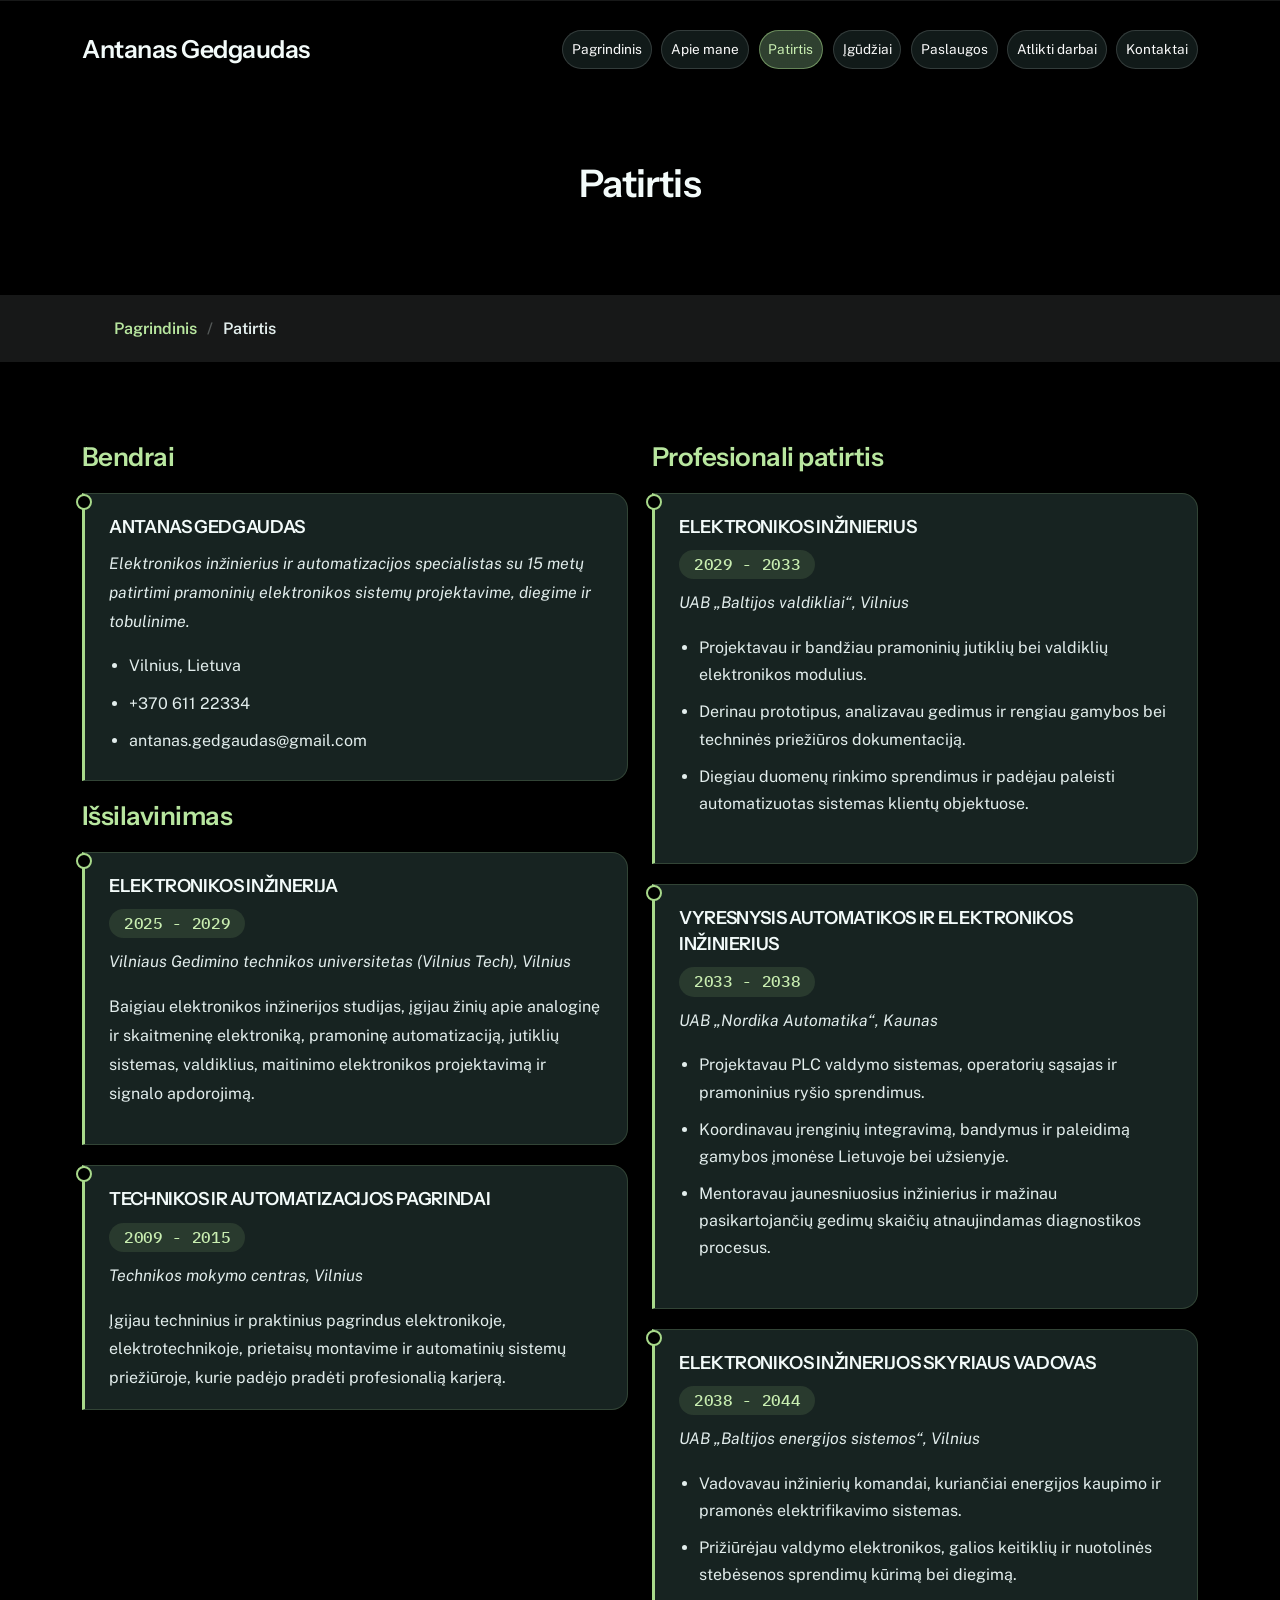
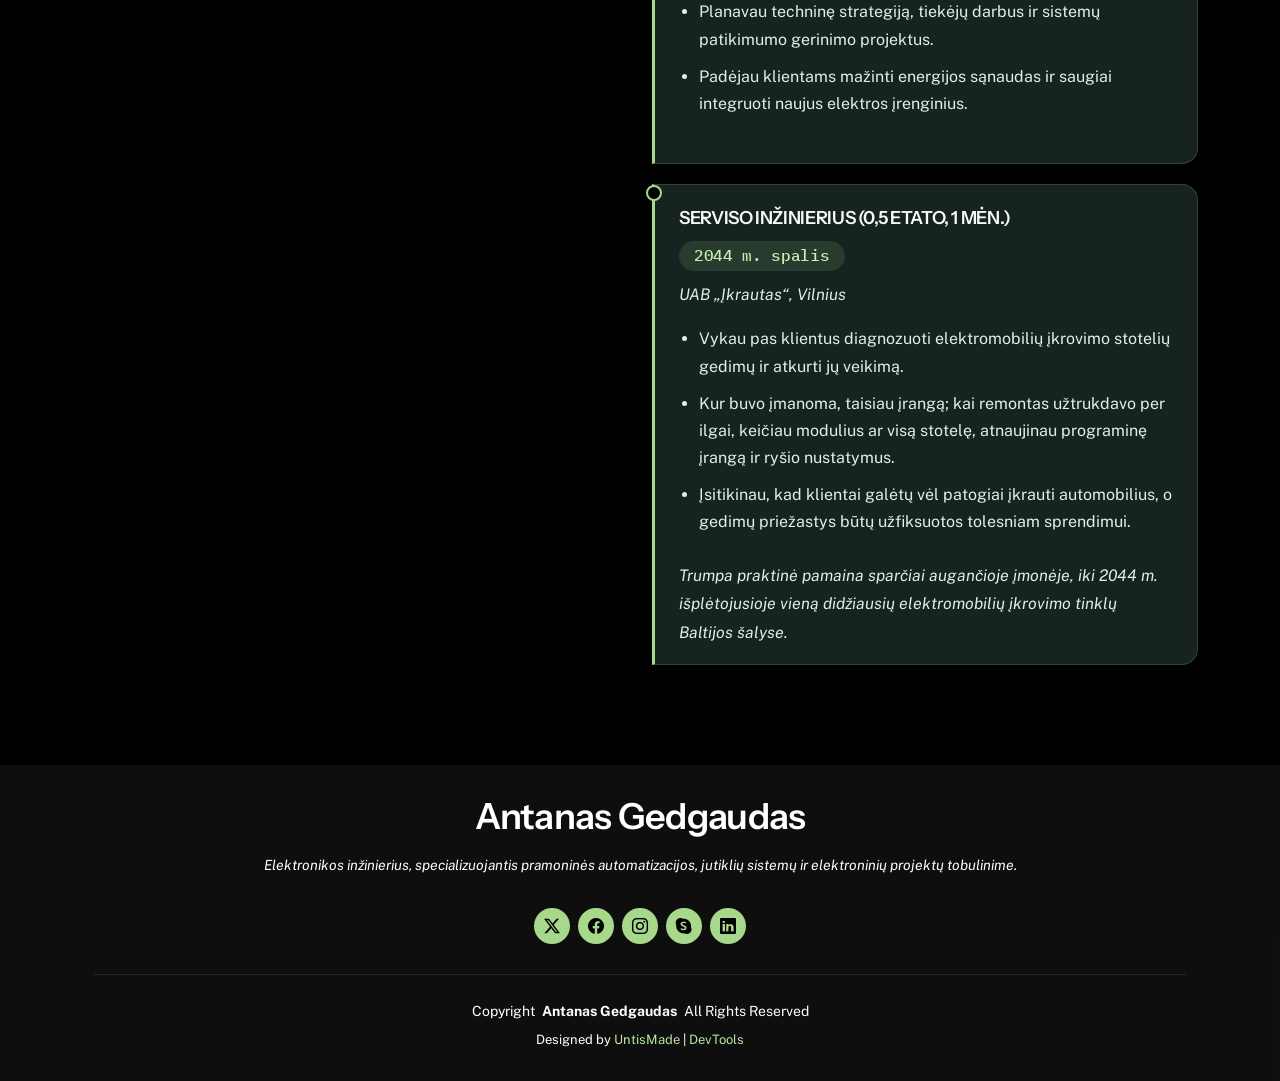
<file: resume.html>
<!DOCTYPE html>
<html lang="lt">

<head>
  <meta charset="utf-8">
  <meta content="width=device-width, initial-scale=1.0" name="viewport">
  <title>Patirtis</title>
  <meta name="description" content="Antanas Gedgaudas - Elektronikos inžinierius">
  <meta name="keywords" content="elektronika, automatizacija, patirtis, inžinerija, jutikliai, valdikliai, pramonė">

  <!-- Favicons -->
  <link href="assets/img/favicon-16x16.png?v=2" rel="icon" type="image/png" sizes="16x16">
  <link href="assets/img/favicon.png?v=2" rel="icon" type="image/png" sizes="32x32">
  <link href="assets/img/apple-touch-icon.png" rel="apple-touch-icon">

  <!-- Fonts -->
  <link href="https://fonts.googleapis.com" rel="preconnect">
  <link href="https://fonts.gstatic.com" rel="preconnect" crossorigin>
  <link href="https://fonts.googleapis.com/css2?family=Instrument+Sans:wght@400;500;600&family=Public+Sans:wght@400;500;600&family=IBM+Plex+Mono:wght@400;500;600&display=swap&subset=latin-ext" rel="stylesheet">

  <!-- Vendor CSS Files -->
  <link href="assets/vendor/bootstrap/css/bootstrap.min.css" rel="stylesheet">
  <link href="assets/vendor/bootstrap-icons/bootstrap-icons.css" rel="stylesheet">
  <link href="assets/vendor/aos/aos.css" rel="stylesheet">
  <link href="assets/vendor/swiper/swiper-bundle.min.css" rel="stylesheet">
  <link href="assets/vendor/glightbox/css/glightbox.min.css" rel="stylesheet">

  <!-- Main CSS File -->
  <link href="assets/css/main.css" rel="stylesheet">
  <link href="assets/css/custom.css" rel="stylesheet">

  <!-- =======================================================
  * Template Name: Personal
  * Template URL: https://bootstrapmade.com/personal-free-resume-bootstrap-template/
  * Updated: Mar 05 2025 with Bootstrap v5.3.3
  * Author: BootstrapMade.com
  * License: https://bootstrapmade.com/license/
  ======================================================== -->
</head>

<body class="resume-page">

  <header id="header" class="header d-flex align-items-center fixed-top">
    <div class="container-fluid container-xl position-relative d-flex align-items-center justify-content-between">

      <a href="index.html" class="logo d-flex align-items-center">
        <!-- Uncomment the line below if you also wish to use an image logo -->
        <h1 class="sitename">Antanas Gedgaudas</h1>
      </a>

      <nav id="navmenu" class="navmenu">
        <ul>
          <li><a href="index.html">Pagrindinis</a></li>
          <li><a href="about.html">Apie mane</a></li>
          <li><a href="resume.html" class="active">Patirtis</a></li>
          <li><a href="skills.html">Įgūdžiai</a></li>
          <li><a href="services.html">Paslaugos</a></li>
          <li><a href="portfolio.html">Atlikti darbai</a></li>
          <li><a href="contact.html">Kontaktai</a></li>
        </ul>
        <i class="mobile-nav-toggle d-xl-none bi bi-list"></i>
      </nav>

    </div>
  </header>

  <main class="main">

    <!-- Page Title -->
    <div class="page-title" data-aos="fade">
      <div class="heading">
        <div class="container">
          <div class="row d-flex justify-content-center text-center">
            <div class="col-lg-8">
              <h1>Patirtis</h1>
            </div>
          </div>
        </div>
      </div>
      <nav class="breadcrumbs">
        <div class="container">
          <ol>
            <li><a href="index.html">Pagrindinis</a></li>
            <li class="current">Patirtis</li>
          </ol>
        </div>
      </nav>
    </div><!-- End Page Title -->

    <!-- Resume Section -->
    <section id="resume" class="resume section">

      <div class="container">

        <div class="row">

          <div class="col-lg-6" data-aos="fade-up" data-aos-delay="100">
            <h3 class="resume-title">Bendrai</h3>

            <div class="resume-item pb-0">
              <h4>Antanas Gedgaudas</h4>
              <p><em>Elektronikos inžinierius ir automatizacijos specialistas su 15 metų patirtimi pramoninių elektronikos sistemų projektavime, diegime ir tobulinime.</em></p>
              <ul>
                <li>Vilnius, Lietuva</li>
                <li>+370 611 22334</li>
                <li>antanas.gedgaudas@gmail.com</li>
              </ul>
            </div><!-- Edn Resume Item -->

            <h3 class="resume-title">Išsilavinimas</h3>
            <div class="resume-item">
              <h4>Elektronikos inžinerija</h4>
              <h5>2025 - 2029</h5>
              <p><em>Vilniaus Gedimino technikos universitetas (Vilnius Tech), Vilnius</em></p>
              <p>Baigiau elektronikos inžinerijos studijas, įgijau žinių apie analoginę ir skaitmeninę elektroniką, pramoninę automatizaciją, jutiklių sistemas, valdiklius, maitinimo elektronikos projektavimą ir signalo apdorojimą.</p>
            </div><!-- Edn Resume Item -->

            <div class="resume-item">
              <h4>Technikos ir automatizacijos pagrindai</h4>
              <h5>2009 - 2015</h5>
              <p><em>Technikos mokymo centras, Vilnius</em></p>
              <p>Įgijau techninius ir praktinius pagrindus elektronikoje, elektrotechnikoje, prietaisų montavime ir automatinių sistemų priežiūroje, kurie padėjo pradėti profesionalią karjerą.</p>
            </div><!-- Edn Resume Item -->

          </div>

          <div class="col-lg-6" data-aos="fade-up" data-aos-delay="200">
            <h3 class="resume-title">Profesionali patirtis</h3>
            <div class="resume-item">
              <h4>Elektronikos inžinierius</h4>
              <h5>2029 - 2033</h5>
              <p><em>UAB „Baltijos valdikliai“, Vilnius</em></p>
              <ul>
                <li>Projektavau ir bandžiau pramoninių jutiklių bei valdiklių elektronikos modulius.</li>
                <li>Derinau prototipus, analizavau gedimus ir rengiau gamybos bei techninės priežiūros dokumentaciją.</li>
                <li>Diegiau duomenų rinkimo sprendimus ir padėjau paleisti automatizuotas sistemas klientų objektuose.</li>
              </ul>
            </div><!-- Edn Resume Item -->

            <div class="resume-item">
              <h4>Vyresnysis automatikos ir elektronikos inžinierius</h4>
              <h5>2033 - 2038</h5>
              <p><em>UAB „Nordika Automatika“, Kaunas</em></p>
              <ul>
                <li>Projektavau PLC valdymo sistemas, operatorių sąsajas ir pramoninius ryšio sprendimus.</li>
                <li>Koordinavau įrenginių integravimą, bandymus ir paleidimą gamybos įmonėse Lietuvoje bei užsienyje.</li>
                <li>Mentoravau jaunesniuosius inžinierius ir mažinau pasikartojančių gedimų skaičių atnaujindamas diagnostikos procesus.</li>
              </ul>
            </div><!-- Edn Resume Item -->

            <div class="resume-item">
              <h4>Elektronikos inžinerijos skyriaus vadovas</h4>
              <h5>2038 - 2044</h5>
              <p><em>UAB „Baltijos energijos sistemos“, Vilnius</em></p>
              <ul>
                <li>Vadovavau inžinierių komandai, kuriančiai energijos kaupimo ir pramonės elektrifikavimo sistemas.</li>
                <li>Prižiūrėjau valdymo elektronikos, galios keitiklių ir nuotolinės stebėsenos sprendimų kūrimą bei diegimą.</li>
                <li>Planavau techninę strategiją, tiekėjų darbus ir sistemų patikimumo gerinimo projektus.</li>
                <li>Padėjau klientams mažinti energijos sąnaudas ir saugiai integruoti naujus elektros įrenginius.</li>
              </ul>
            </div><!-- Edn Resume Item -->

            <div class="resume-item">
              <h4>Serviso inžinierius (0,5 etato, 1 mėn.)</h4>
              <h5>2044 m. spalis</h5>
              <p><em>UAB „Įkrautas“, Vilnius</em></p>
              <ul>
                <li>Vykau pas klientus diagnozuoti elektromobilių įkrovimo stotelių gedimų ir atkurti jų veikimą.</li>
                <li>Kur buvo įmanoma, taisiau įrangą; kai remontas užtrukdavo per ilgai, keičiau modulius ar visą stotelę, atnaujinau programinę įrangą ir ryšio nustatymus.</li>
                <li>Įsitikinau, kad klientai galėtų vėl patogiai įkrauti automobilius, o gedimų priežastys būtų užfiksuotos tolesniam sprendimui.</li>
              </ul>
              <p><em>Trumpa praktinė pamaina sparčiai augančioje įmonėje, iki 2044 m. išplėtojusioje vieną didžiausių elektromobilių įkrovimo tinklų Baltijos šalyse.</em></p>
            </div><!-- Edn Resume Item -->

          </div>

        </div>

      </div>

    </section><!-- /Resume Section -->

  </main>

  <footer id="footer" class="footer dark-background">
    <div class="container">
      <h3 class="sitename">Antanas Gedgaudas</h3>
      <p>Elektronikos inžinierius, specializuojantis pramoninės automatizacijos, jutiklių sistemų ir elektroninių projektų tobulinime.</p>
      <div class="social-links d-flex justify-content-center">
        <a href=""><i class="bi bi-twitter-x"></i></a>
        <a href=""><i class="bi bi-facebook"></i></a>
        <a href=""><i class="bi bi-instagram"></i></a>
        <a href=""><i class="bi bi-skype"></i></a>
        <a href=""><i class="bi bi-linkedin"></i></a>
      </div>
      <div class="container">
        <div class="copyright">
          <span>Copyright</span> <strong class="px-1 sitename">Antanas Gedgaudas</strong> <span>All Rights Reserved</span>
        </div>
        <div class="credits">
          <!-- All the links in the footer should remain intact. -->
          <!-- You can delete the links only if you've purchased the pro version. -->
          <!-- Licensing information: https://bootstrapmade.com/license/ -->
          <!-- Purchase the pro version with working PHP/AJAX contact form: [buy-url] -->
          Designed by <a href="https://bootstrapmade.com/">UntisMade</a> | <a href="https://bootstrapmade.com/tools/">DevTools</a>
        </div>
      </div>
    </div>
  </footer>

  <!-- Scroll Top -->
  <a href="#" id="scroll-top" class="scroll-top d-flex align-items-center justify-content-center"><i class="bi bi-arrow-up-short"></i></a>

  <!-- Preloader -->
  <div id="preloader"></div>

  <!-- Vendor JS Files -->
  <script src="assets/vendor/bootstrap/js/bootstrap.bundle.min.js"></script>
  <script src="assets/vendor/php-email-form/validate.js"></script>
  <script src="assets/vendor/aos/aos.js"></script>
  <script src="assets/vendor/typed.js/typed.umd.js"></script>
  <script src="assets/vendor/purecounter/purecounter_vanilla.js"></script>
  <script src="assets/vendor/waypoints/noframework.waypoints.js"></script>
  <script src="assets/vendor/swiper/swiper-bundle.min.js"></script>
  <script src="assets/vendor/glightbox/js/glightbox.min.js"></script>
  <script src="assets/vendor/imagesloaded/imagesloaded.pkgd.min.js"></script>
  <script src="assets/vendor/isotope-layout/isotope.pkgd.min.js"></script>

  <!-- Main JS File -->
  <script src="assets/js/main.js"></script>

</body>

</html>
</file>
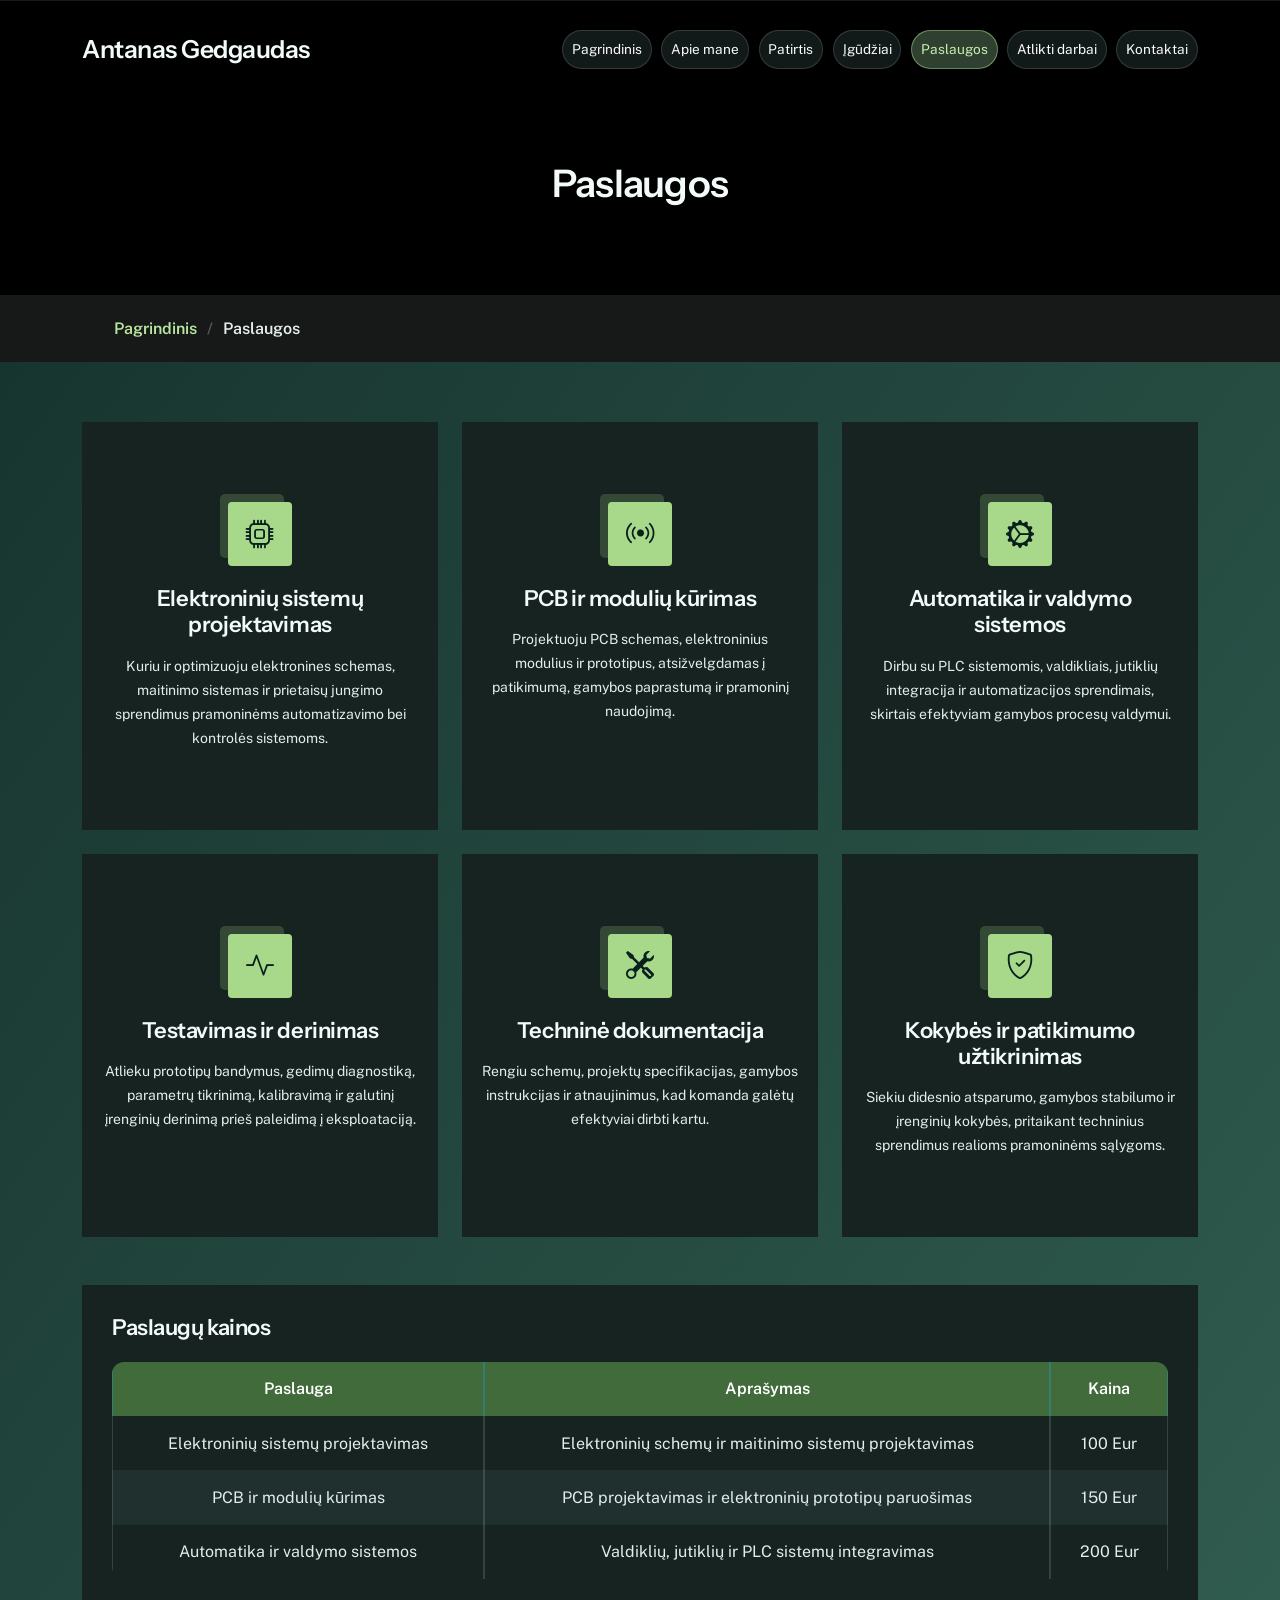
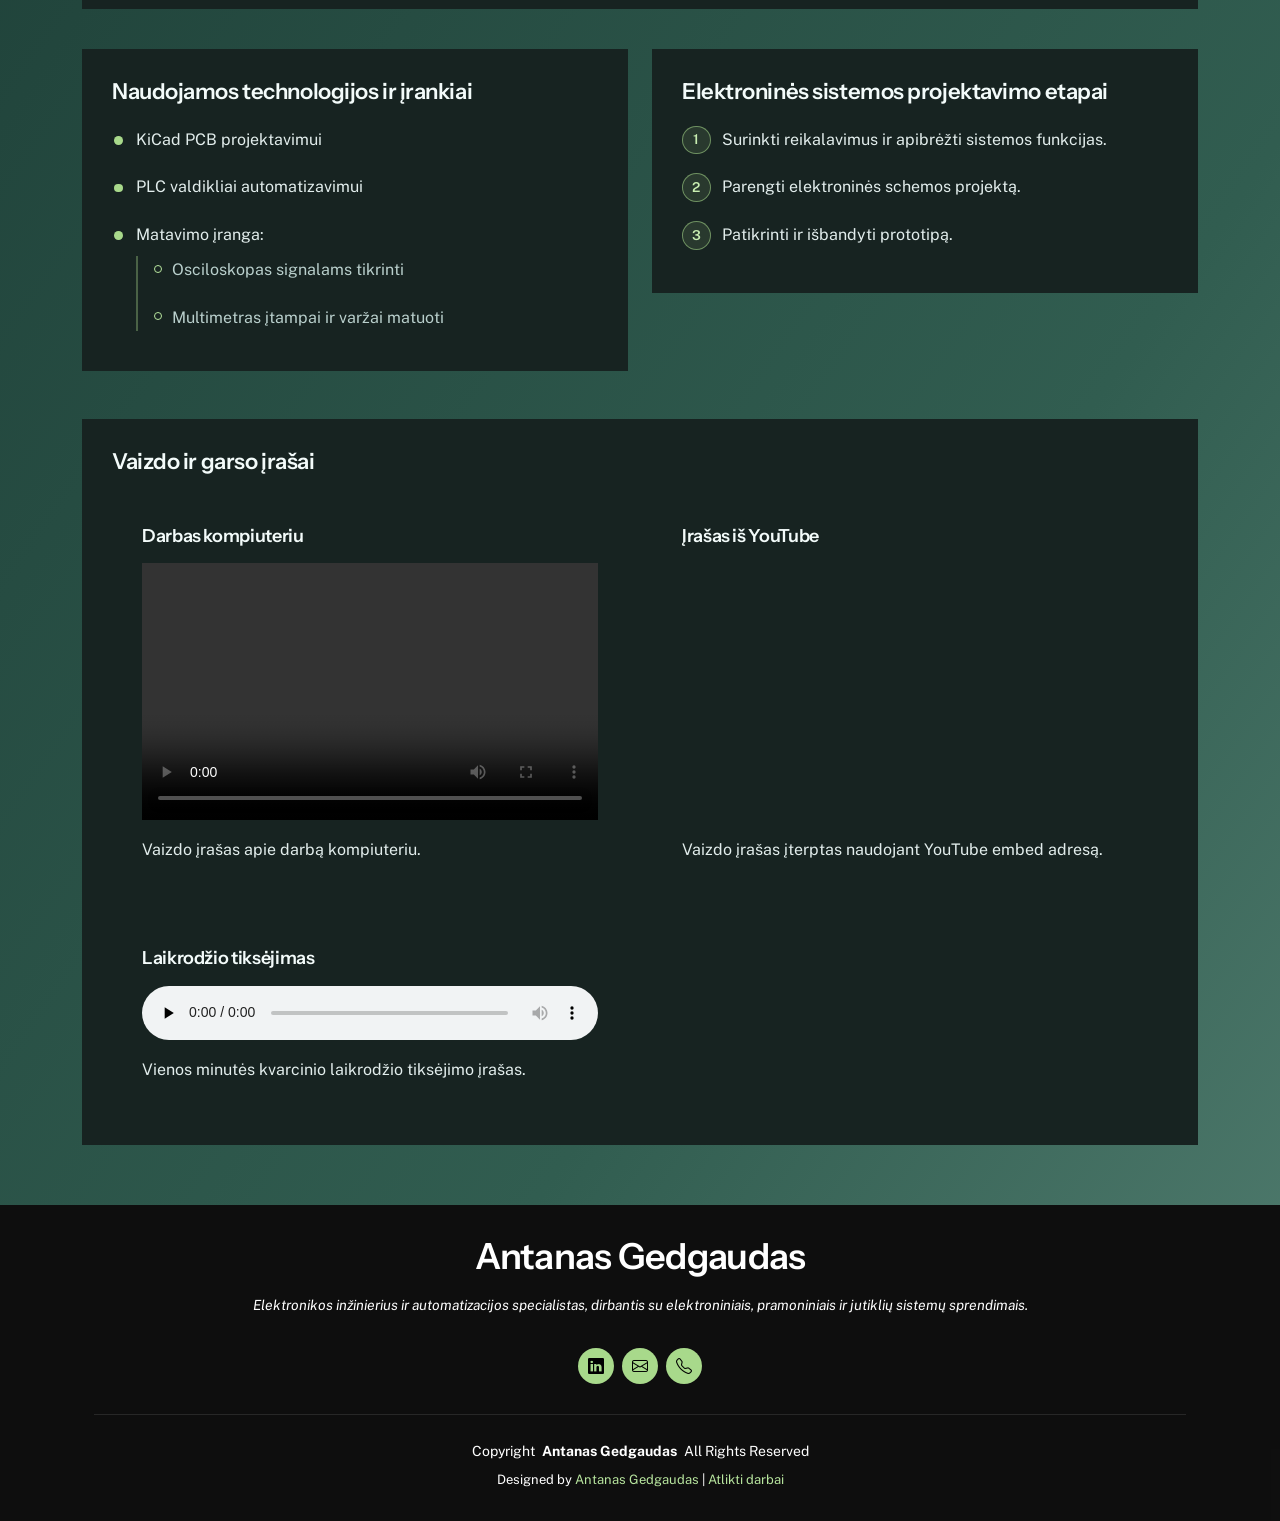
<file: services.html>
<!DOCTYPE html>
<html lang="lt">

<head>
  <meta charset="utf-8">
  <meta content="width=device-width, initial-scale=1.0" name="viewport">
  <title>Paslaugos</title>
  <meta name="description" content="Antanas Gedgaudas - Elektronikos inžinierius">
  <meta name="keywords" content="elektronika, automatizacija, paslaugos">

  <!-- Favicons -->
  <link href="assets/img/favicon-16x16.png?v=2" rel="icon" type="image/png" sizes="16x16">
  <link href="assets/img/favicon.png?v=2" rel="icon" type="image/png" sizes="32x32">
  <link href="assets/img/apple-touch-icon.png" rel="apple-touch-icon">

  <!-- Fonts -->
  <link href="https://fonts.googleapis.com" rel="preconnect">
  <link href="https://fonts.gstatic.com" rel="preconnect" crossorigin>
  <link href="https://fonts.googleapis.com/css2?family=Instrument+Sans:wght@400;500;600&family=Public+Sans:wght@400;500;600&family=IBM+Plex+Mono:wght@400;500;600&display=swap&subset=latin-ext" rel="stylesheet">

  <!-- Vendor CSS Files -->
  <link href="assets/vendor/bootstrap/css/bootstrap.min.css" rel="stylesheet">
  <link href="assets/vendor/bootstrap-icons/bootstrap-icons.css" rel="stylesheet">
  <link href="assets/vendor/aos/aos.css" rel="stylesheet">
  <link href="assets/vendor/swiper/swiper-bundle.min.css" rel="stylesheet">
  <link href="assets/vendor/glightbox/css/glightbox.min.css" rel="stylesheet">

  <!-- Main CSS File -->
  <link href="assets/css/main.css" rel="stylesheet">
  <link href="assets/css/custom.css" rel="stylesheet">

  <!-- =======================================================
  * Template Name: Personal
  * Template URL: https://bootstrapmade.com/personal-free-resume-bootstrap-template/
  * Updated: Mar 05 2025 with Bootstrap v5.3.3
  * Author: BootstrapMade.com
  * License: https://bootstrapmade.com/license/
  ======================================================== -->
</head>

<body class="services-page">

  <header id="header" class="header d-flex align-items-center fixed-top">
    <div class="container-fluid container-xl position-relative d-flex align-items-center justify-content-between">

      <a href="index.html" class="logo d-flex align-items-center">
        <!-- Uncomment the line below if you also wish to use an image logo -->
        <h1 class="sitename">Antanas Gedgaudas</h1>
      </a>

      <nav id="navmenu" class="navmenu">
        <ul>
          <li><a href="index.html">Pagrindinis</a></li>
          <li><a href="about.html">Apie mane</a></li>
          <li><a href="resume.html">Patirtis</a></li>
          <li><a href="skills.html">Įgūdžiai</a></li>
          <li><a href="services.html" class="active">Paslaugos</a></li>
          <li><a href="portfolio.html">Atlikti darbai</a></li>
          <li><a href="contact.html">Kontaktai</a></li>
        </ul>
        <i class="mobile-nav-toggle d-xl-none bi bi-list"></i>
      </nav>

    </div>
  </header>

  <main class="main">

    <!-- Page Title -->
    <div class="page-title" data-aos="fade">
      <div class="heading">
        <div class="container">
          <div class="row d-flex justify-content-center text-center">
            <div class="col-lg-8">
              <h1>Paslaugos</h1>
            </div>
          </div>
        </div>
      </div>
      <nav class="breadcrumbs">
        <div class="container">
          <ol>
            <li><a href="index.html">Pagrindinis</a></li>
            <li class="current">Paslaugos</li>
          </ol>
        </div>
      </nav>
    </div><!-- End Page Title -->

    <!-- Services Section -->
    <section id="services" class="services section">

      <div class="container">

        <div class="row gy-4">

          <div class="col-lg-4 col-md-6" data-aos="fade-up" data-aos-delay="100">
            <div class="service-item position-relative">
              <div class="icon">
                <i class="bi bi-cpu"></i>
              </div>
              <a href="" class="stretched-link">
                <h3>Elektroninių sistemų projektavimas</h3>
              </a>
              <p>Kuriu ir optimizuoju elektronines schemas, maitinimo sistemas ir prietaisų jungimo sprendimus pramoninėms automatizavimo bei kontrolės sistemoms.</p>
            </div>
          </div><!-- End Service Item -->

          <div class="col-lg-4 col-md-6" data-aos="fade-up" data-aos-delay="200">
            <div class="service-item position-relative">
              <div class="icon">
                <i class="bi bi-broadcast"></i>
              </div>
              <a href="" class="stretched-link">
                <h3>PCB ir modulių kūrimas</h3>
              </a>
              <p>Projektuoju PCB schemas, elektroninius modulius ir prototipus, atsižvelgdamas į patikimumą, gamybos paprastumą ir pramoninį naudojimą.</p>
            </div>
          </div><!-- End Service Item -->

          <div class="col-lg-4 col-md-6" data-aos="fade-up" data-aos-delay="300">
            <div class="service-item position-relative">
              <div class="icon">
                <i class="bi bi-gear-wide-connected"></i>
              </div>
              <a href="" class="stretched-link">
                <h3>Automatika ir valdymo sistemos</h3>
              </a>
              <p>Dirbu su PLC sistemomis, valdikliais, jutiklių integracija ir automatizacijos sprendimais, skirtais efektyviam gamybos procesų valdymui.</p>
            </div>
          </div><!-- End Service Item -->

          <div class="col-lg-4 col-md-6" data-aos="fade-up" data-aos-delay="400">
            <div class="service-item position-relative">
              <div class="icon">
                <i class="bi bi-activity"></i>
              </div>
              <a href="" class="stretched-link">
                <h3>Testavimas ir derinimas</h3>
              </a>
              <p>Atlieku prototipų bandymus, gedimų diagnostiką, parametrų tikrinimą, kalibravimą ir galutinį įrenginių derinimą prieš paleidimą į eksploataciją.</p>
              <a href="" class="stretched-link"></a>
            </div>
          </div><!-- End Service Item -->

          <div class="col-lg-4 col-md-6" data-aos="fade-up" data-aos-delay="500">
            <div class="service-item position-relative">
              <div class="icon">
                <i class="bi bi-tools"></i>
              </div>
              <a href="" class="stretched-link">
                <h3>Techninė dokumentacija</h3>
              </a>
              <p>Rengiu schemų, projektų specifikacijas, gamybos instrukcijas ir atnaujinimus, kad komanda galėtų efektyviai dirbti kartu.</p>
              <a href="" class="stretched-link"></a>
            </div>
          </div><!-- End Service Item -->

          <div class="col-lg-4 col-md-6" data-aos="fade-up" data-aos-delay="600">
            <div class="service-item position-relative">
              <div class="icon">
                <i class="bi bi-shield-check"></i>
              </div>
              <a href="" class="stretched-link">
                <h3>Kokybės ir patikimumo užtikrinimas</h3>
              </a>
              <p>Siekiu didesnio atsparumo, gamybos stabilumo ir įrenginių kokybės, pritaikant techninius sprendimus realioms pramoninėms sąlygoms.</p>
              <a href="" class="stretched-link"></a>
            </div>
          </div><!-- End Service Item -->

        </div>

        <div class="service-pricing mt-5">
          <h2>Paslaugų kainos</h2>
          <div class="table-responsive">
            <table class="table table-bordered service-pricing-table">
              <thead>
                <tr>
                  <th scope="col">Paslauga</th>
                  <th scope="col">Aprašymas</th>
                  <th scope="col">Kaina</th>
                </tr>
              </thead>
              <tbody>
                <tr>
                  <td>Elektroninių sistemų projektavimas</td>
                  <td>Elektroninių schemų ir maitinimo sistemų projektavimas</td>
                  <td>100 Eur</td>
                </tr>
                <tr>
                  <td>PCB ir modulių kūrimas</td>
                  <td>PCB projektavimas ir elektroninių prototipų paruošimas</td>
                  <td>150 Eur</td>
                </tr>
                <tr>
                  <td>Automatika ir valdymo sistemos</td>
                  <td>Valdiklių, jutiklių ir PLC sistemų integravimas</td>
                  <td>200 Eur</td>
                </tr>
              </tbody>
            </table>
          </div>
        </div>

        <div class="row gy-4 mt-3">
          <div class="col-lg-6">
            <div class="service-resource">
              <h2>Naudojamos technologijos ir įrankiai</h2>
              <ul>
                <li>KiCad PCB projektavimui</li>
                <li>PLC valdikliai automatizavimui</li>
                <li>Matavimo įranga:
                  <ul>
                    <li>Osciloskopas signalams tikrinti</li>
                    <li>Multimetras įtampai ir varžai matuoti</li>
                  </ul>
                </li>
              </ul>
            </div>
          </div>
          <div class="col-lg-6">
            <div class="service-resource">
              <h2>Elektroninės sistemos projektavimo etapai</h2>
              <ol>
                <li>Surinkti reikalavimus ir apibrėžti sistemos funkcijas.</li>
                <li>Parengti elektroninės schemos projektą.</li>
                <li>Patikrinti ir išbandyti prototipą.</li>
              </ol>
            </div>
          </div>
        </div>

        <div class="service-media mt-5">
          <h2>Vaizdo ir garso įrašai</h2>
          <div class="row gy-4">
            <div class="col-lg-6">
              <div class="service-media-item">
                <h3>Darbas kompiuteriu</h3>
                <div class="ratio ratio-16x9">
                  <video controls preload="metadata" playsinline>
                    <source src="assets/media/7534244-hd_1920_1080_25fps.mp4" type="video/mp4">
                    Jūsų naršyklė nepalaiko vaizdo įrašo atkūrimo.
                  </video>
                </div>
                <p class="mb-0 mt-3">Vaizdo įrašas apie darbą kompiuteriu.</p>
              </div>
            </div>
            <div class="col-lg-6">
              <div class="service-media-item">
                <h3>Įrašas iš YouTube</h3>
                <div class="ratio ratio-16x9">
                  <iframe src="https://www.youtube.com/embed/BoUVIhtqjAw" title="YouTube vaizdo įrašas" loading="lazy" allow="accelerometer; autoplay; clipboard-write; encrypted-media; gyroscope; picture-in-picture" referrerpolicy="strict-origin-when-cross-origin" allowfullscreen></iframe>
                </div>
                <p class="mb-0 mt-3">Vaizdo įrašas įterptas naudojant YouTube embed adresą.</p>
              </div>
            </div>
            <div class="col-lg-6">
              <div class="service-media-item">
                <h3>Laikrodžio tiksėjimas</h3>
                <audio controls preload="none">
                  <source src="assets/media/spinopel-quartz-clock-ticking-one-minute-253102.mp3" type="audio/mpeg">
                  Jūsų naršyklė nepalaiko garso įrašo atkūrimo.
                </audio>
                <p class="mb-0 mt-3">Vienos minutės kvarcinio laikrodžio tiksėjimo įrašas.</p>
              </div>
            </div>
          </div>
        </div>

      </div>

    </section><!-- /Services Section -->

  </main>

  <footer id="footer" class="footer dark-background">
    <div class="container">
      <h3 class="sitename">Antanas Gedgaudas</h3>
      <p>Elektronikos inžinierius ir automatizacijos specialistas, dirbantis su elektroniniais, pramoniniais ir jutiklių sistemų sprendimais.</p>
      <div class="social-links d-flex justify-content-center">
        <a href="https://www.linkedin.com" aria-label="LinkedIn"><i class="bi bi-linkedin"></i></a>
        <a href="mailto:antanas.gedgaudas@gmail.com" aria-label="El. paštas"><i class="bi bi-envelope"></i></a>
        <a href="tel:+37061122334" aria-label="Telefonas"><i class="bi bi-telephone"></i></a>
      </div>
      <div class="container">
        <div class="copyright">
          <span>Copyright</span> <strong class="px-1 sitename">Antanas Gedgaudas</strong> <span>All Rights Reserved</span>
        </div>
        <div class="credits">
          Designed by <a href="https://github.com/The5Anta/The5Anta.github.io">Antanas Gedgaudas</a> | <a href="https://github.com/The5Anta/The5Anta.github.io">Atlikti darbai</a>
        </div>
      </div>
    </div>
  </footer>

  <!-- Scroll Top -->
  <a href="#" id="scroll-top" class="scroll-top d-flex align-items-center justify-content-center"><i class="bi bi-arrow-up-short"></i></a>

  <!-- Preloader -->
  <div id="preloader"></div>

  <!-- Vendor JS Files -->
  <script src="assets/vendor/bootstrap/js/bootstrap.bundle.min.js"></script>
  <script src="assets/vendor/php-email-form/validate.js"></script>
  <script src="assets/vendor/aos/aos.js"></script>
  <script src="assets/vendor/typed.js/typed.umd.js"></script>
  <script src="assets/vendor/purecounter/purecounter_vanilla.js"></script>
  <script src="assets/vendor/waypoints/noframework.waypoints.js"></script>
  <script src="assets/vendor/swiper/swiper-bundle.min.js"></script>
  <script src="assets/vendor/glightbox/js/glightbox.min.js"></script>
  <script src="assets/vendor/imagesloaded/imagesloaded.pkgd.min.js"></script>
  <script src="assets/vendor/isotope-layout/isotope.pkgd.min.js"></script>

  <!-- Main JS File -->
  <script src="assets/js/main.js"></script>

</body>

</html>
</file>
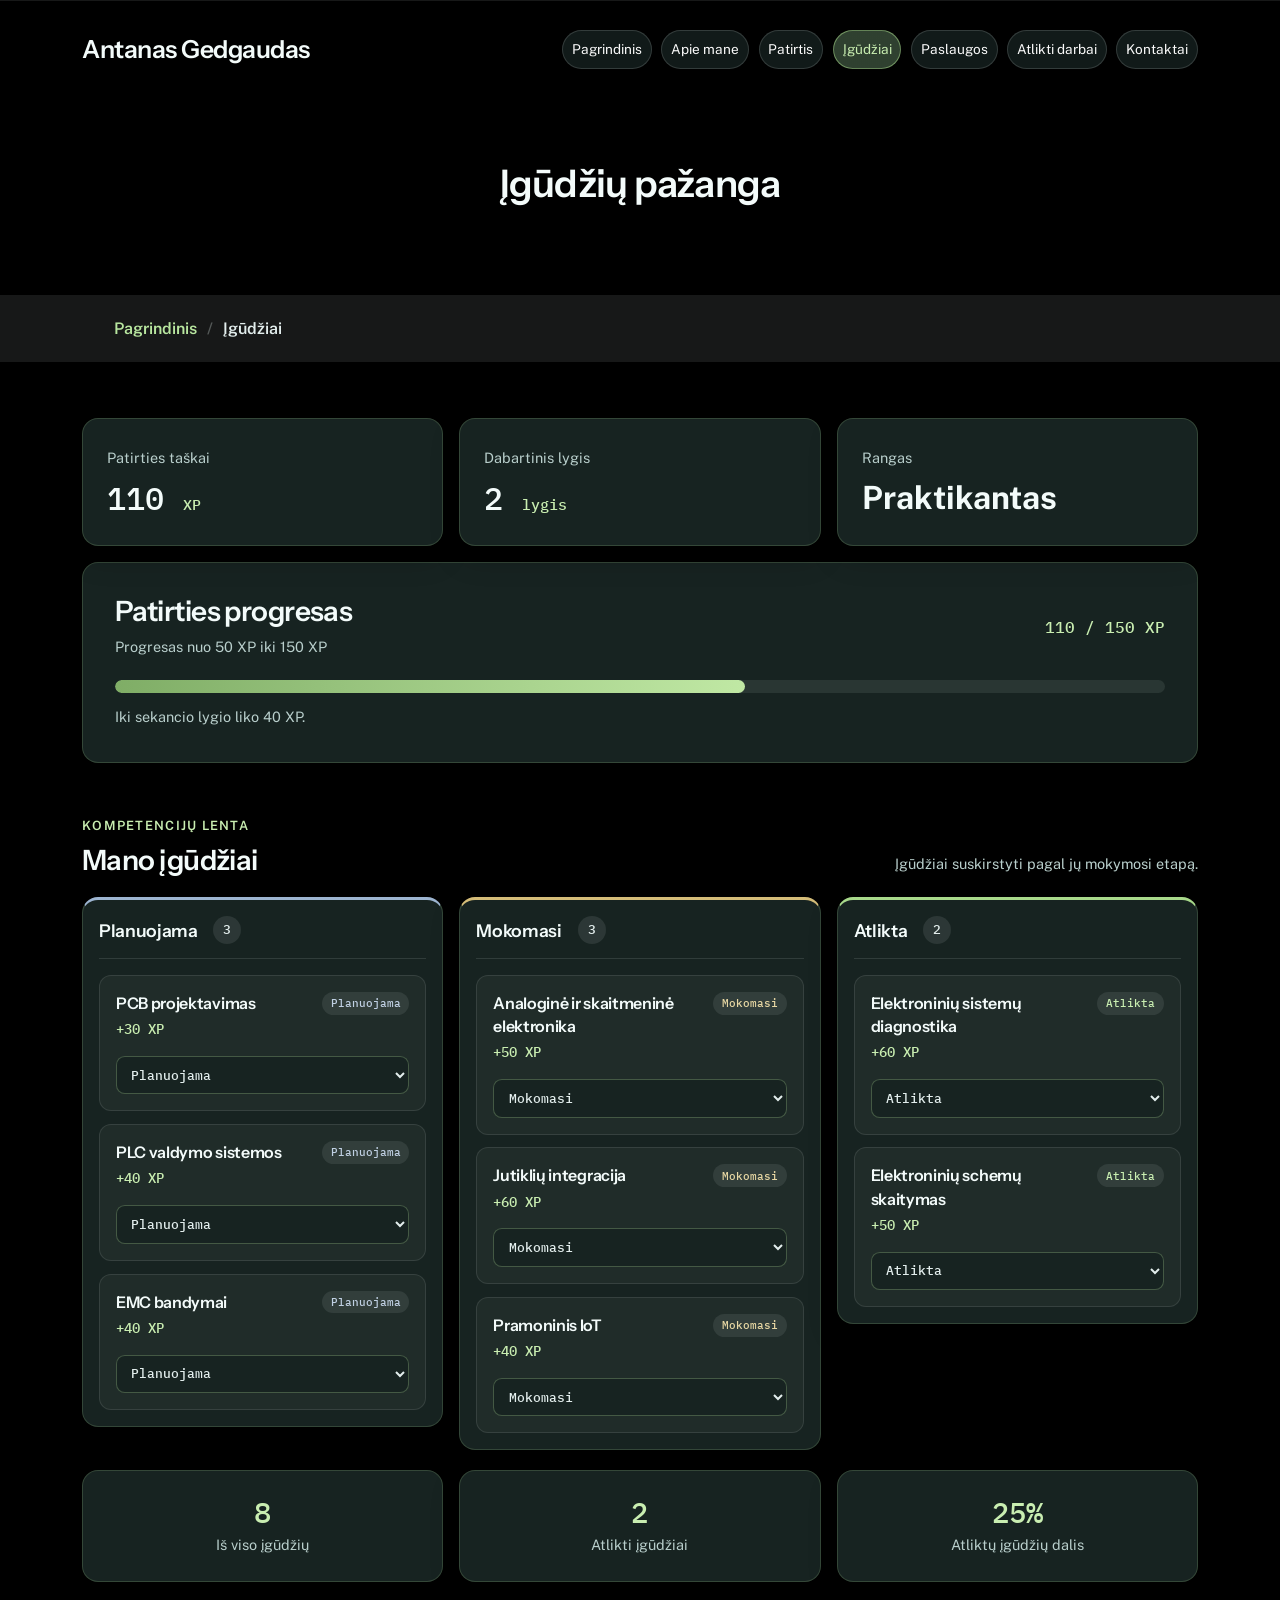
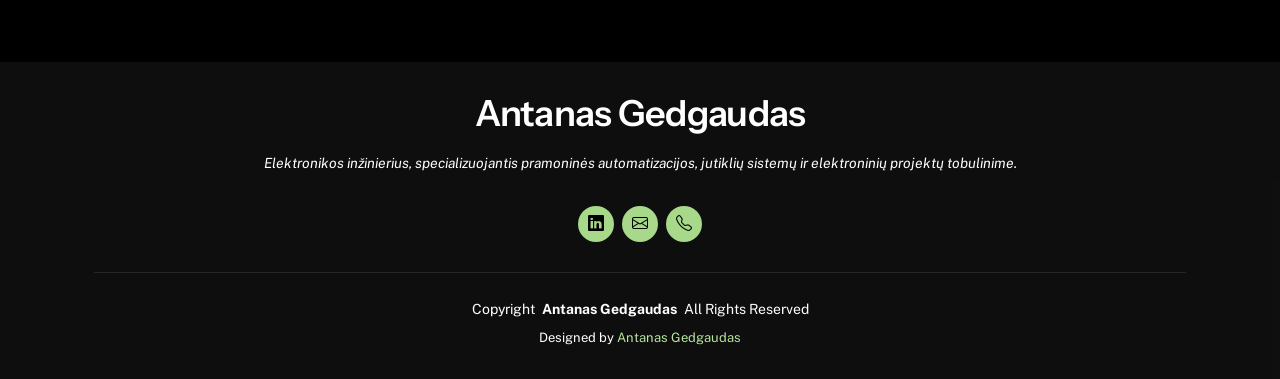
<file: skills.html>
<!DOCTYPE html>
<html lang="lt">

<head>
  <meta charset="utf-8">
  <meta content="width=device-width, initial-scale=1.0" name="viewport">
  <title>Įgūdžių pažanga</title>
  <meta name="description" content="Elektronikos inžinieriaus kompetencijų pažangos lenta">
  <meta name="keywords" content="įgūdžiai, kompetencijos, elektronika, automatizacija">

  <link href="assets/img/favicon-16x16.png?v=2" rel="icon" type="image/png" sizes="16x16">
  <link href="assets/img/favicon.png?v=2" rel="icon" type="image/png" sizes="32x32">
  <link href="assets/img/apple-touch-icon.png" rel="apple-touch-icon">

  <link href="https://fonts.googleapis.com" rel="preconnect">
  <link href="https://fonts.gstatic.com" rel="preconnect" crossorigin>
  <link href="https://fonts.googleapis.com/css2?family=Instrument+Sans:wght@400;500;600&family=Public+Sans:wght@400;500;600&family=IBM+Plex+Mono:wght@400;500;600&display=swap&subset=latin-ext" rel="stylesheet">

  <link href="assets/vendor/bootstrap/css/bootstrap.min.css" rel="stylesheet">
  <link href="assets/vendor/bootstrap-icons/bootstrap-icons.css" rel="stylesheet">
  <link href="assets/vendor/aos/aos.css" rel="stylesheet">
  <link href="assets/vendor/swiper/swiper-bundle.min.css" rel="stylesheet">
  <link href="assets/vendor/glightbox/css/glightbox.min.css" rel="stylesheet">
  <link href="assets/css/main.css" rel="stylesheet">
  <link href="assets/css/custom.css" rel="stylesheet">
</head>

<body class="skills-page">

  <header id="header" class="header d-flex align-items-center fixed-top">
    <div class="container-fluid container-xl position-relative d-flex align-items-center justify-content-between">
      <a href="index.html" class="logo d-flex align-items-center">
        <h1 class="sitename">Antanas Gedgaudas</h1>
      </a>

      <nav id="navmenu" class="navmenu">
        <ul>
          <li><a href="index.html">Pagrindinis</a></li>
          <li><a href="about.html">Apie mane</a></li>
          <li><a href="resume.html">Patirtis</a></li>
          <li><a href="skills.html" class="active">Įgūdžiai</a></li>
          <li><a href="services.html">Paslaugos</a></li>
          <li><a href="portfolio.html">Atlikti darbai</a></li>
          <li><a href="contact.html">Kontaktai</a></li>
        </ul>
        <i class="mobile-nav-toggle d-xl-none bi bi-list"></i>
      </nav>
    </div>
  </header>

  <main class="main">
    <div class="page-title" data-aos="fade">
      <div class="heading">
        <div class="container">
          <div class="row d-flex justify-content-center text-center">
            <div class="col-lg-8">
              <h1>Įgūdžių pažanga</h1>
            </div>
          </div>
        </div>
      </div>
      <nav class="breadcrumbs" aria-label="Breadcrumb">
        <div class="container">
          <ol>
            <li><a href="index.html">Pagrindinis</a></li>
            <li class="current">Įgūdžiai</li>
          </ol>
        </div>
      </nav>
    </div>

    <section id="skill-progress" class="skill-progress section">
      <div class="container">
        <div class="skill-overview" aria-label="Kompetencijų suvestinė">
          <article class="skill-overview-card">
            <span class="overview-label">Patirties taškai</span>
            <strong id="skill-total-xp">0 <span>XP</span></strong>
          </article>
          <article class="skill-overview-card">
            <span class="overview-label">Dabartinis lygis</span>
            <strong id="skill-level">1 <span>lygis</span></strong>
          </article>
          <article class="skill-overview-card">
            <span class="overview-label">Rangas</span>
            <strong id="skill-rank">Pradedantysis</strong>
          </article>
        </div>

        <div class="skill-xp-panel">
          <div class="skill-xp-heading">
            <div>
              <h2>Patirties progresas</h2>
              <p id="skill-progress-range">Sekantis lygis</p>
            </div>
            <strong id="skill-progress-value">0 / 50 XP</strong>
          </div>
          <div class="skill-xp-track" id="skill-progress-track" role="progressbar" aria-label="Patirties taškų progresas" aria-valuenow="0" aria-valuemin="0" aria-valuemax="100">
            <span id="skill-progress-bar" style="width: 0%"></span>
          </div>
          <p class="skill-xp-caption" id="skill-progress-caption">Iki sekancio lygio liko 50 XP.</p>
        </div>

        <div class="skill-board-heading">
          <div>
            <span class="skill-eyebrow">Kompetencijų lenta</span>
            <h2>Mano įgūdžiai</h2>
          </div>
          <p>Įgūdžiai suskirstyti pagal jų mokymosi etapą.</p>
        </div>

        <div class="skill-board">
          <section class="skill-column planned" aria-labelledby="planned-title">
            <div class="skill-column-heading">
              <h3 id="planned-title">Planuojama</h3>
              <span class="skill-count">0</span>
            </div>
          </section>

          <section class="skill-column learning" aria-labelledby="learning-title">
            <div class="skill-column-heading">
              <h3 id="learning-title">Mokomasi</h3>
              <span class="skill-count">0</span>
            </div>
          </section>

          <section class="skill-column completed" aria-labelledby="completed-title">
            <div class="skill-column-heading">
              <h3 id="completed-title">Atlikta</h3>
              <span class="skill-count">0</span>
            </div>
          </section>
        </div>

        <div class="skill-statistics" aria-label="Įgūdžių statistika">
          <article class="skill-stat-card">
            <span class="stat-number" id="skill-total-count">0</span>
            <span class="stat-label">Iš viso įgūdžių</span>
          </article>
          <article class="skill-stat-card">
            <span class="stat-number" id="skill-completed-count">0</span>
            <span class="stat-label">Atlikti įgūdžiai</span>
          </article>
          <article class="skill-stat-card">
            <span class="stat-number" id="skill-completed-percent">0%</span>
            <span class="stat-label">Atliktų įgūdžių dalis</span>
          </article>
        </div>
      </div>
    </section>
  </main>

  <footer id="footer" class="footer dark-background">
    <div class="container">
      <h3 class="sitename">Antanas Gedgaudas</h3>
      <p>Elektronikos inžinierius, specializuojantis pramoninės automatizacijos, jutiklių sistemų ir elektroninių projektų tobulinime.</p>
      <div class="social-links d-flex justify-content-center">
        <a href="https://www.linkedin.com" aria-label="LinkedIn"><i class="bi bi-linkedin"></i></a>
        <a href="mailto:antanas.gedgaudas@gmail.com" aria-label="El. paštas"><i class="bi bi-envelope"></i></a>
        <a href="tel:+37061122334" aria-label="Telefonas"><i class="bi bi-telephone"></i></a>
      </div>
      <div class="container">
        <div class="copyright">
          <span>Copyright</span> <strong class="px-1 sitename">Antanas Gedgaudas</strong> <span>All Rights Reserved</span>
        </div>
        <div class="credits">
          Designed by <a href="https://github.com/The5Anta/The5Anta.github.io">Antanas Gedgaudas</a>
        </div>
      </div>
    </div>
  </footer>

  <a href="#" id="scroll-top" class="scroll-top d-flex align-items-center justify-content-center" aria-label="Grįžti į viršų"><i class="bi bi-arrow-up-short"></i></a>
  <div id="preloader"></div>

  <script src="assets/vendor/bootstrap/js/bootstrap.bundle.min.js"></script>
  <script src="assets/vendor/php-email-form/validate.js"></script>
  <script src="assets/vendor/aos/aos.js"></script>
  <script src="assets/vendor/typed.js/typed.umd.js"></script>
  <script src="assets/vendor/purecounter/purecounter_vanilla.js"></script>
  <script src="assets/vendor/waypoints/noframework.waypoints.js"></script>
  <script src="assets/vendor/swiper/swiper-bundle.min.js"></script>
  <script src="assets/vendor/glightbox/js/glightbox.min.js"></script>
  <script src="assets/vendor/imagesloaded/imagesloaded.pkgd.min.js"></script>
  <script src="assets/vendor/isotope-layout/isotope.pkgd.min.js"></script>
  <script src="assets/js/main.js"></script>
  <script src="assets/js/custom.js"></script>

</body>

</html>
</file>
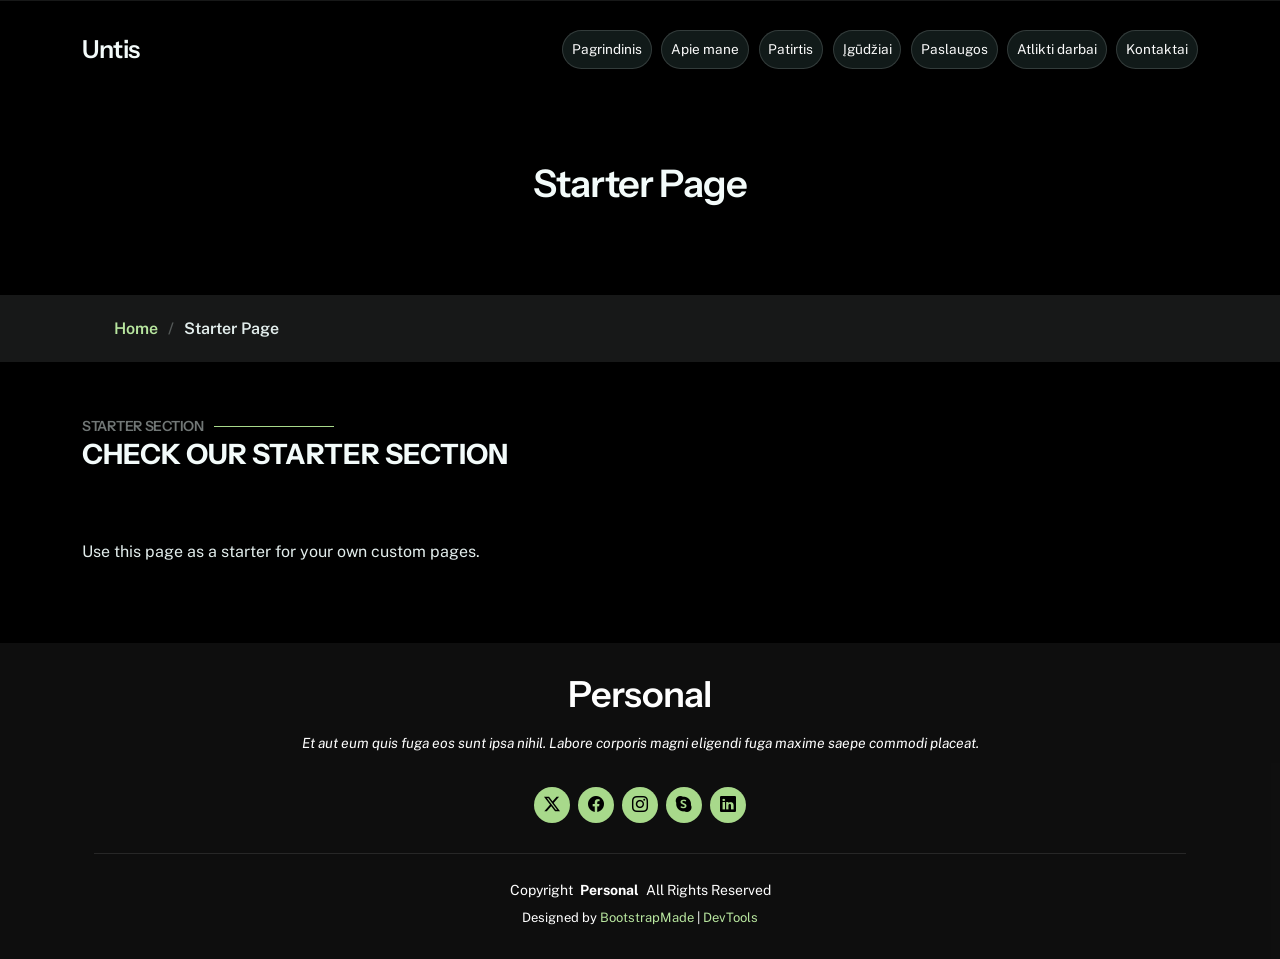
<file: starter-page.html>
<!DOCTYPE html>
<html lang="lt">

<head>
  <meta charset="utf-8">
  <meta content="width=device-width, initial-scale=1.0" name="viewport">
  <title>Starter Page - Personal Bootstrap Template</title>
  <meta name="description" content="">
  <meta name="keywords" content="">

  <!-- Favicons -->
  <link href="assets/img/favicon-16x16.png?v=2" rel="icon" type="image/png" sizes="16x16">
  <link href="assets/img/favicon.png?v=2" rel="icon" type="image/png" sizes="32x32">
  <link href="assets/img/apple-touch-icon.png" rel="apple-touch-icon">

  <!-- Fonts -->
  <link href="https://fonts.googleapis.com" rel="preconnect">
  <link href="https://fonts.gstatic.com" rel="preconnect" crossorigin>
  <link href="https://fonts.googleapis.com/css2?family=Instrument+Sans:wght@400;500;600&family=Public+Sans:wght@400;500;600&family=IBM+Plex+Mono:wght@400;500;600&display=swap&subset=latin-ext" rel="stylesheet">

  <!-- Vendor CSS Files -->
  <link href="assets/vendor/bootstrap/css/bootstrap.min.css" rel="stylesheet">
  <link href="assets/vendor/bootstrap-icons/bootstrap-icons.css" rel="stylesheet">
  <link href="assets/vendor/aos/aos.css" rel="stylesheet">
  <link href="assets/vendor/swiper/swiper-bundle.min.css" rel="stylesheet">
  <link href="assets/vendor/glightbox/css/glightbox.min.css" rel="stylesheet">

  <!-- Main CSS File -->
  <link href="assets/css/main.css" rel="stylesheet">
  <link href="assets/css/custom.css" rel="stylesheet">

  <!-- =======================================================
  * Template Name: Personal
  * Template URL: https://bootstrapmade.com/personal-free-resume-bootstrap-template/
  * Updated: Mar 05 2025 with Bootstrap v5.3.3
  * Author: BootstrapMade.com
  * License: https://bootstrapmade.com/license/
  ======================================================== -->
</head>

<body class="starter-page-page">

  <header id="header" class="header d-flex align-items-center fixed-top">
    <div class="container-fluid container-xl position-relative d-flex align-items-center justify-content-between">

      <a href="index.html" class="logo d-flex align-items-center">
        <!-- Uncomment the line below if you also wish to use an image logo -->
        <h1 class="sitename">Untis</h1>
      </a>

      <nav id="navmenu" class="navmenu">
        <ul>
          <li><a href="index.html">Pagrindinis</a></li>
          <li><a href="about.html">Apie mane</a></li>
          <li><a href="resume.html">Patirtis</a></li>
          <li><a href="skills.html">Įgūdžiai</a></li>
          <li><a href="services.html">Paslaugos</a></li>
          <li><a href="portfolio.html">Atlikti darbai</a></li>
          <li><a href="contact.html">Kontaktai</a></li>
        </ul>
        <i class="mobile-nav-toggle d-xl-none bi bi-list"></i>
      </nav>

    </div>
  </header>

  <main class="main">

    <!-- Page Title -->
    <div class="page-title" data-aos="fade">
      <div class="heading">
        <div class="container">
          <div class="row d-flex justify-content-center text-center">
            <div class="col-lg-8">
              <h1>Starter Page</h1>
            </div>
          </div>
        </div>
      </div>
      <nav class="breadcrumbs">
        <div class="container">
          <ol>
            <li><a href="index.html">Home</a></li>
            <li class="current">Starter Page</li>
          </ol>
        </div>
      </nav>
    </div><!-- End Page Title -->

    <!-- Starter Section Section -->
    <section id="starter-section" class="starter-section section">

      <!-- Section Title -->
      <div class="container section-title" data-aos="fade-up">
        <h2>Starter Section</h2>
        <div><span>Check Our</span> <span class="description-title">Starter Section</span></div>
      </div><!-- End Section Title -->

      <div class="container" data-aos="fade-up">
        <p>Use this page as a starter for your own custom pages.</p>
      </div>

    </section><!-- /Starter Section Section -->

  </main>

  <footer id="footer" class="footer dark-background">
    <div class="container">
      <h3 class="sitename">Personal</h3>
      <p>Et aut eum quis fuga eos sunt ipsa nihil. Labore corporis magni eligendi fuga maxime saepe commodi placeat.</p>
      <div class="social-links d-flex justify-content-center">
        <a href=""><i class="bi bi-twitter-x"></i></a>
        <a href=""><i class="bi bi-facebook"></i></a>
        <a href=""><i class="bi bi-instagram"></i></a>
        <a href=""><i class="bi bi-skype"></i></a>
        <a href=""><i class="bi bi-linkedin"></i></a>
      </div>
      <div class="container">
        <div class="copyright">
          <span>Copyright</span> <strong class="px-1 sitename">Personal</strong> <span>All Rights Reserved</span>
        </div>
        <div class="credits">
          <!-- All the links in the footer should remain intact. -->
          <!-- You can delete the links only if you've purchased the pro version. -->
          <!-- Licensing information: https://bootstrapmade.com/license/ -->
          <!-- Purchase the pro version with working PHP/AJAX contact form: [buy-url] -->
          Designed by <a href="https://bootstrapmade.com/">BootstrapMade</a> | <a href="https://bootstrapmade.com/tools/">DevTools</a>
        </div>
      </div>
    </div>
  </footer>

  <!-- Scroll Top -->
  <a href="#" id="scroll-top" class="scroll-top d-flex align-items-center justify-content-center"><i class="bi bi-arrow-up-short"></i></a>

  <!-- Preloader -->
  <div id="preloader"></div>

  <!-- Vendor JS Files -->
  <script src="assets/vendor/bootstrap/js/bootstrap.bundle.min.js"></script>
  <script src="assets/vendor/php-email-form/validate.js"></script>
  <script src="assets/vendor/aos/aos.js"></script>
  <script src="assets/vendor/typed.js/typed.umd.js"></script>
  <script src="assets/vendor/purecounter/purecounter_vanilla.js"></script>
  <script src="assets/vendor/waypoints/noframework.waypoints.js"></script>
  <script src="assets/vendor/swiper/swiper-bundle.min.js"></script>
  <script src="assets/vendor/glightbox/js/glightbox.min.js"></script>
  <script src="assets/vendor/imagesloaded/imagesloaded.pkgd.min.js"></script>
  <script src="assets/vendor/isotope-layout/isotope.pkgd.min.js"></script>

  <!-- Main JS File -->
  <script src="assets/js/main.js"></script>

</body>

</html>
</file>
<file: assets/css/custom.css>
:root {
  --default-font: "Public Sans", "Segoe UI", sans-serif;
  --heading-font: "Instrument Sans", "Segoe UI", sans-serif;
  --nav-font: "Public Sans", "Segoe UI", sans-serif;
  --technical-font: "IBM Plex Mono", Consolas, monospace;
  --accent-color: #a8d98b;
  --heading-color: #f3fbfa;
  --default-color: #e2edec;
  --surface-color: #172321;
  --contrast-color: #09201d;
  --nav-hover-color: #a8d98b;
}

body {
  font-family: var(--default-font);
  font-weight: 400;
  line-height: 1.7;
}

h1,
h2,
h3,
h4,
h5,
h6 {
  color: var(--heading-color);
  font-family: var(--heading-font);
  font-weight: 600;
  line-height: 1.2;
  letter-spacing: -0.02em;
}

.header .logo h1,
.page-title .heading h1,
.section-title h2,
.hero h2,
.footer h3,
.about .content h2,
.resume .resume-title,
.services .service-item h3,
.services .service-pricing h2,
.services .service-resource h2,
.services .service-media h2 {
  font-family: var(--heading-font);
  font-weight: 600;
  letter-spacing: -0.02em;
}

h1 {
  font-size: clamp(2.25rem, 5vw, 3.5rem);
}

h2 {
  font-size: clamp(1.75rem, 3vw, 2.5rem);
}

h3 {
  font-size: 1.5rem;
}

h4 {
  font-size: 1.2rem;
}

h5 {
  font-size: 1rem;
}

h6 {
  font-size: 0.9rem;
  letter-spacing: -0.02em;
  text-transform: uppercase;
}

p {
  color: var(--default-color);
  line-height: 1.8;
}

a {
  color: #b8e69f;
  text-decoration: underline;
  text-decoration-color: transparent;
  text-underline-offset: 0.2em;
  transition: color 0.2s ease, text-decoration-color 0.2s ease;
}

a:hover {
  color: #d3efbf;
  text-decoration-color: currentColor;
}

button,
.btn,
input[type="submit"],
.contact .php-email-form button[type="submit"] {
  padding: 0.7rem 1.25rem;
  border: 1px solid #a8d98b;
  border-radius: 999px;
  background-color: #a8d98b;
  color: #09201d;
  font: inherit;
  font-weight: 500;
  box-shadow: 0 6px 18px rgba(168, 217, 139, 0.18);
  transition: background-color 0.2s ease, color 0.2s ease, transform 0.2s ease, box-shadow 0.2s ease;
}

button:hover,
.btn:hover,
input[type="submit"]:hover,
.contact .php-email-form button[type="submit"]:hover {
  border-color: #426b3b;
  background-color: #426b3b;
  color: #ffffff;
  box-shadow: 0 8px 22px rgba(0, 0, 0, 0.28);
  transform: translateY(-2px);
}

button:active,
.btn:active,
input[type="submit"]:active,
.contact .php-email-form button[type="submit"]:active {
  transform: translateY(0);
}

button:focus-visible,
.btn:focus-visible,
input[type="submit"]:focus-visible,
a:focus-visible {
  outline: 3px solid #d3efbf;
  outline-offset: 3px;
}

.about.section,
.resume.section,
.portfolio.section {
  margin-top: 0.5rem;
  padding: 4.5rem 0 5rem;
}

#about {
  position: relative;
  overflow: hidden;
}

.about-shapes {
  position: absolute;
  inset: 0;
  z-index: 0;
  pointer-events: none;
}

.about-shapes .shape {
  position: absolute;
  display: block;
  opacity: 0.62;
  filter: drop-shadow(0 10px 18px rgba(0, 0, 0, 0.25));
}

.shape-circle {
  top: 9%;
  right: 5%;
  width: 88px;
  height: 88px;
  border: 12px solid #a8d98b;
  border-radius: 50%;
  animation: about-float 6s ease-in-out infinite, about-pulse 3s ease-in-out infinite;
}

.shape-square {
  bottom: 8%;
  left: 3%;
  width: 74px;
  height: 74px;
  border: 9px solid #73b7aa;
  border-radius: 14px;
  animation: about-rotate 9s linear infinite;
}

.shape-triangle {
  top: 42%;
  right: 2%;
  width: 0;
  height: 0;
  border-right: 42px solid transparent;
  border-bottom: 72px solid #d3efbf;
  border-left: 42px solid transparent;
  animation: about-float-side 7s ease-in-out infinite;
}

#about > .container {
  position: relative;
  z-index: 1;
}

@keyframes about-rotate {
  to {
    transform: rotate(360deg);
  }
}

@keyframes about-pulse {
  50% {
    transform: scale(1.14);
  }
}

@keyframes about-float {
  0%, 100% {
    translate: 0 0;
  }
  50% {
    translate: -18px 24px;
  }
}

@keyframes about-float-side {
  0%, 100% {
    translate: 0 0;
  }
  50% {
    translate: 22px -28px;
  }
}

#services {
  background: linear-gradient(125deg, #17352f, #315d50, #7da89a, #426b3b, #17352f);
  background-size: 300% 300%;
  animation: services-gradient 12s ease-in-out infinite;
}

@keyframes services-gradient {
  0%, 100% {
    background-position: 0% 50%;
  }
  50% {
    background-position: 100% 50%;
  }
}

@media (max-width: 575px) {
  .shape-circle {
    width: 58px;
    height: 58px;
  }

  .shape-square {
    width: 54px;
    height: 54px;
  }

  .shape-triangle {
    border-right-width: 28px;
    border-bottom-width: 48px;
    border-left-width: 28px;
  }
}

@media (prefers-reduced-motion: reduce) {
  #services,
  .about-shapes .shape {
    animation: none;
  }
}

.contact .php-email-form {
  max-width: 960px;
  margin-top: 2.5rem;
  margin-right: auto;
  margin-left: auto;
  padding: clamp(1.25rem, 3vw, 2rem);
  border: 1px solid rgba(184, 230, 159, 0.22);
  border-radius: 1rem;
  background-color: var(--surface-color);
  box-shadow: 0 16px 40px rgba(0, 0, 0, 0.22);
}

.contact .php-email-form .form-label {
  min-height: 2.5rem;
  margin-bottom: 0.45rem;
  color: var(--heading-color);
  font-weight: 500;
  line-height: 1.25;
}

.contact .php-email-form input[type="number"].form-control {
  min-height: 3rem;
  border: 1px solid rgba(184, 230, 159, 0.32);
  border-radius: 0.65rem;
  background-color: #10201d;
  color: var(--default-color);
  font-size: 1rem;
  padding: 0.75rem 1rem;
  box-shadow: none;
}

.contact .php-email-form input[type="tel"].form-control {
  color: var(--default-color);
  background-color: color-mix(in srgb, var(--background-color), transparent 50%);
  border: 1px solid color-mix(in srgb, var(--default-color), transparent 80%);
  border-radius: 0;
  font-size: 14px;
  padding: 10px 15px;
  box-shadow: none;
}

.contact .php-email-form input[type="tel"].form-control:focus {
  border-color: var(--accent-color);
  background-color: color-mix(in srgb, var(--background-color), transparent 50%);
  color: var(--default-color);
  box-shadow: none;
}

.contact .php-email-form input[type="tel"].form-control::placeholder {
  color: color-mix(in srgb, var(--default-color), transparent 70%);
  opacity: 1;
}

.contact .php-email-form input[type="tel"].form-control.is-invalid,
.contact .php-email-form input[type="tel"].form-control.is-invalid:focus {
  border-color: #ff7b7b;
  box-shadow: 0 0 0 0.2rem rgba(255, 123, 123, 0.12);
}

.contact .php-email-form input[type="number"].form-control::placeholder {
  color: #9db0ac;
  opacity: 1;
}

.contact .php-email-form input[type="number"].form-control:focus {
  border-color: #a8d98b;
  background-color: #10201d;
  box-shadow: 0 0 0 0.2rem rgba(168, 217, 139, 0.18);
  color: #ffffff;
}

.contact .php-email-form .col-md-4 .form-label {
  min-height: 3.2rem;
  display: flex;
  align-items: flex-end;
}

.contact .php-email-form .row {
  --bs-gutter-x: 1.25rem;
  --bs-gutter-y: 0.85rem;
}

.contact .php-email-form button[type="submit"]:disabled {
  cursor: not-allowed;
  border-color: #52615e;
  background-color: #52615e;
  box-shadow: none;
  opacity: 0.65;
  transform: none;
}

.contact-result {
  display: none;
  margin-top: 1.5rem;
  padding: 1.25rem 1.5rem;
  border: 1px solid rgba(184, 230, 159, 0.28);
  border-radius: 0.75rem;
  background-color: var(--surface-color);
  line-height: 1.9;
}

.contact-result.is-visible {
  display: block;
}

.contact-result strong {
  color: #c9eeb1;
}

.contact .php-email-form .form-control.is-invalid {
  border-color: #ff7b7b;
  box-shadow: 0 0 0 0.2rem rgba(255, 123, 123, 0.12);
}

.contact .php-email-form .field-error {
  min-height: 1.35rem;
  margin-top: 0.35rem;
  color: #ff9a9a;
  font-size: 0.85rem;
  line-height: 1.35;
}

.contact-form-actions {
  display: flex;
  justify-content: center;
  gap: 0.75rem;
}

.contact .php-email-form .contact-clear-button {
  border-color: #aebfbb;
  background-color: transparent;
  color: #dce7e5;
  box-shadow: none;
}

.contact .php-email-form .contact-clear-button:hover {
  border-color: #d3efbf;
  background-color: rgba(168, 217, 139, 0.12);
  color: #d3efbf;
}

@media (max-width: 575px) {
  .contact .php-email-form {
    padding: 1.25rem 1rem;
  }

  .contact .php-email-form .form-label,
  .contact .php-email-form .col-md-4 .form-label {
    min-height: 0;
  }

  .contact-form-actions {
    flex-direction: column;
  }

  .contact-form-actions button {
    width: 100%;
  }
}

.about .content {
  padding: clamp(1.5rem, 3vw, 2.5rem);
  border: 1px solid rgba(184, 230, 159, 0.2);
  border-radius: 1.25rem;
  background-color: var(--surface-color);
  box-shadow: 0 16px 40px rgba(0, 0, 0, 0.22);
}

.about .content p {
  margin-bottom: 1.25rem;
}

.resume .resume-title {
  margin: 0 0 1.25rem;
  color: #b8e69f;
}

.resume .resume-item {
  margin: 0 0 1.25rem;
  padding: 1.25rem 1.5rem;
  border: 1px solid rgba(184, 230, 159, 0.17);
  border-left: 3px solid var(--accent-color);
  border-radius: 0 1rem 1rem 0;
  background-color: var(--surface-color);
  box-shadow: 0 10px 26px rgba(0, 0, 0, 0.18);
}

.resume .resume-item h4 {
  color: var(--heading-color);
  line-height: 1.45;
}

.resume .resume-item h5 {
  border-radius: 999px;
  background: rgba(168, 217, 139, 0.12);
  color: #c9eeb1;
}

.portfolio .portfolio-content {
  border: 1px solid rgba(184, 230, 159, 0.2);
  border-radius: 1rem;
  box-shadow: 0 14px 32px rgba(0, 0, 0, 0.3);
}

.portfolio .portfolio-content .portfolio-info h4 {
  border-radius: 0.5rem;
  background-color: #426b3b;
}

.portfolio .portfolio-content .portfolio-info p {
  padding: 0 1rem;
  color: #ffffff;
}

.skill-progress {
  padding: 3.5rem 0 5rem;
}

.skill-overview,
.skill-statistics {
  display: grid;
  grid-template-columns: repeat(3, minmax(0, 1fr));
  gap: 1rem;
}

.skill-overview-card,
.skill-xp-panel,
.skill-column,
.skill-stat-card {
  border: 1px solid rgba(184, 230, 159, 0.18);
  border-radius: 1rem;
  background-color: var(--surface-color);
  box-shadow: 0 12px 30px rgba(0, 0, 0, 0.2);
}

.skill-overview-card {
  display: flex;
  min-height: 8rem;
  flex-direction: column;
  justify-content: center;
  gap: 0.5rem;
  padding: 1.5rem;
}

.skill-overview-card .overview-label,
.skill-stat-card .stat-label {
  color: #b9cfcc;
  font-size: 0.9rem;
}

.skill-overview-card strong {
  color: var(--heading-color);
  font-size: clamp(1.35rem, 3vw, 2rem);
  line-height: 1.2;
}

.skill-overview-card strong span {
  color: #c9eeb1;
  font-size: 0.95rem;
}

.skill-xp-panel {
  margin-top: 1rem;
  padding: clamp(1.25rem, 3vw, 2rem);
}

.skill-xp-heading,
.skill-board-heading,
.skill-column-heading,
.skill-card-heading {
  display: flex;
  align-items: center;
  justify-content: space-between;
  gap: 1rem;
}

.skill-xp-heading h2,
.skill-board-heading h2 {
  margin: 0;
  font-size: clamp(1.3rem, 2.5vw, 1.75rem);
}

.skill-xp-heading p,
.skill-board-heading > p,
.skill-xp-caption {
  margin: 0.35rem 0 0;
  color: #b9cfcc;
  font-size: 0.9rem;
}

.skill-xp-heading > strong {
  color: #c9eeb1;
  white-space: nowrap;
}

.skill-xp-track {
  height: 0.85rem;
  margin-top: 1.25rem;
  overflow: hidden;
  border-radius: 999px;
  background-color: #293633;
}

.skill-xp-track span {
  display: block;
  height: 100%;
  border-radius: inherit;
  background: linear-gradient(90deg, #7fad66, #c0e8a4);
}

.skill-xp-caption {
  margin-top: 0.65rem;
}

.skill-board-heading {
  align-items: end;
  margin: 3.25rem 0 1.25rem;
}

.skill-eyebrow {
  display: block;
  margin-bottom: 0.45rem;
  color: #c9eeb1;
  font-size: 0.8rem;
  font-weight: 600;
  letter-spacing: 0.1em;
  text-transform: uppercase;
}

.skill-board-heading > p {
  max-width: 24rem;
  text-align: right;
}

.skill-board {
  display: grid;
  grid-template-columns: repeat(3, minmax(0, 1fr));
  align-items: start;
  gap: 1rem;
}

.skill-column {
  min-width: 0;
  padding: 1rem;
}

.skill-column-heading {
  justify-content: flex-start;
  margin-bottom: 1rem;
  padding-bottom: 0.85rem;
  border-bottom: 1px solid rgba(226, 237, 236, 0.12);
}

.skill-column-heading h3 {
  margin: 0;
  font-size: 1.1rem;
}

.skill-count {
  display: grid;
  width: 1.75rem;
  height: 1.75rem;
  place-items: center;
  border-radius: 50%;
  background: rgba(226, 237, 236, 0.1);
  color: #e2edec;
  font-size: 0.8rem;
  font-weight: 600;
}

.skill-column.planned {
  border-top: 3px solid #9db5d1;
}

.skill-column.learning {
  border-top: 3px solid #d5bd79;
}

.skill-column.completed {
  border-top: 3px solid #a8d98b;
}

.skill-card {
  margin-bottom: 0.8rem;
  padding: 1rem;
  border: 1px solid rgba(226, 237, 236, 0.11);
  border-radius: 0.75rem;
  background: #202c29;
}

.skill-card:last-child {
  margin-bottom: 0;
}

.skill-card-heading {
  align-items: flex-start;
  flex-wrap: wrap;
}

.skill-card h4 {
  flex: 1 1 9rem;
  margin: 0;
  font-size: 1rem;
  line-height: 1.45;
}

.skill-status {
  flex: 0 0 auto;
  padding: 0.2rem 0.55rem;
  border-radius: 999px;
  background: rgba(226, 237, 236, 0.09);
  color: #d7e3e1;
  font-size: 0.68rem;
  line-height: 1.5;
}

.planned .skill-status {
  color: #c0d0e3;
}

.learning .skill-status {
  color: #e8d8a4;
}

.completed .skill-status {
  color: #c9eeb1;
}

.skill-card p {
  margin: 0.8rem 0;
  color: #b9cfcc;
  font-size: 0.85rem;
  line-height: 1.6;
}

.skill-xp {
  color: #c9eeb1;
  font-size: 0.85rem;
}

.skill-status-select {
  width: 100%;
  margin-top: 0.85rem;
  padding: 0.55rem 0.65rem;
  border: 1px solid rgba(184, 230, 159, 0.28);
  border-radius: 0.55rem;
  background: #172321;
  color: #e2edec;
  font: 500 0.82rem var(--technical-font);
}

.skill-status-select:focus-visible {
  outline: 3px solid #d3efbf;
  outline-offset: 2px;
}

.skill-statistics {
  margin-top: 1.25rem;
}

.skill-stat-card {
  display: flex;
  min-height: 7rem;
  flex-direction: column;
  align-items: center;
  justify-content: center;
  gap: 0.25rem;
  padding: 1.25rem;
  text-align: center;
}

.skill-stat-card .stat-number {
  color: #c9eeb1;
  font-size: 1.8rem;
  font-weight: 500;
  line-height: 1.2;
}

.skill-xp,
.skill-count,
.skill-status,
.skill-overview-card:nth-child(-n+2) > strong,
.skill-overview-card strong span,
.skill-xp-heading > strong,
.skill-stat-card .stat-number,
.resume .resume-item h5 {
  font-family: var(--technical-font);
  font-weight: 500;
}

@media (max-width: 991px) {
  .skill-board {
    grid-template-columns: repeat(2, minmax(0, 1fr));
  }
}

@media (max-width: 575px) {
  .skill-overview,
  .skill-board,
  .skill-statistics {
    grid-template-columns: 1fr;
  }

  .skill-overview-card {
    min-height: 6.5rem;
  }

  .skill-board-heading {
    align-items: flex-start;
    flex-direction: column;
    gap: 0.5rem;
  }

  .skill-board-heading > p {
    text-align: left;
  }

  .skill-xp-heading {
    align-items: flex-start;
    flex-direction: column;
    gap: 0.5rem;
  }
}

.services .service-resource ul,
.services .service-resource ol {
  margin: 0;
  padding: 0;
  list-style: none;
}

.services .service-resource > ul,
.services .service-resource > ol {
  margin-top: 0.75rem;
}

.services .service-resource ul > li,
.services .service-resource ol > li {
  margin-bottom: 0.65rem;
}

.services .service-resource ul > li {
  position: relative;
  padding-left: 1.5rem;
}

.services .service-resource ul > li::before {
  position: absolute;
  top: 0.65em;
  left: 0.15rem;
  width: 0.55rem;
  height: 0.55rem;
  border-radius: 50%;
  background-color: var(--accent-color);
  content: "";
}

.services .service-resource ul ul {
  margin: 0.5rem 0 0.25rem;
  padding-left: 0.85rem;
  border-left: 2px solid rgba(168, 217, 139, 0.35);
}

.services .service-resource ul ul > li {
  padding-left: 1.25rem;
  color: #b9cfcc;
}

.services .service-resource ul ul > li::before {
  top: 0.55em;
  width: 0.5rem;
  height: 0.5rem;
  border: 1px solid #b8e69f;
  background-color: transparent;
}

.services .service-resource ol {
  counter-reset: service-step;
}

.services .service-resource ol > li {
  position: relative;
  min-height: 2rem;
  padding-left: 2.5rem;
  counter-increment: service-step;
}

.services .service-resource ol > li::before {
  position: absolute;
  top: 0;
  left: 0;
  display: grid;
  width: 1.8rem;
  height: 1.8rem;
  place-items: center;
  border: 1px solid rgba(168, 217, 139, 0.55);
  border-radius: 50%;
  background-color: rgba(168, 217, 139, 0.12);
  color: #c9eeb1;
  content: counter(service-step);
  font-size: 0.85rem;
  font-weight: 600;
}

.services .service-pricing-table {
  overflow: hidden;
  border-collapse: separate;
  border-spacing: 0;
  border-radius: 0.75rem;
}

.services .service-pricing-table > :not(caption) > * > * {
  padding: 0.85rem 1rem;
  text-align: center;
  vertical-align: middle;
}

.services .service-pricing-table thead th {
  border-color: #347e74;
  background-color: #426b3b;
  color: #ffffff;
  font-weight: 600;
}

.services .service-pricing-table tbody tr:nth-child(even) > * {
  background-color: #20302e;
}

.services .service-pricing-table tbody tr:hover > * {
  background-color: #29443f;
  color: #ffffff;
}

.navmenu a,
.navmenu a:focus {
  padding: 0.55rem 0.85rem;
  border: 1px solid rgba(226, 237, 236, 0.16);
  border-radius: 999px;
  background-color: rgba(23, 35, 33, 0.76);
  background-image: linear-gradient(rgba(168, 217, 139, 0.2), rgba(168, 217, 139, 0.2));
  background-repeat: no-repeat;
  background-position: center bottom;
  background-size: 100% 0;
  transition: color 0.2s ease, border-color 0.2s ease, background-size 0.3s ease;
}

.navmenu a:hover,
.navmenu a.active,
.navmenu a.active:focus {
  border-color: rgba(168, 217, 139, 0.55);
  background-size: 100% 100%;
  color: #c9eeb1;
}

@media (min-width: 1200px) {
  .header .logo h1 {
    font-size: 1.55rem;
  }

  .navmenu > ul > li {
    padding-right: 0.3rem;
    padding-left: 0.3rem;
  }

  .navmenu a,
  .navmenu a:focus {
    padding: 0.45rem 0.55rem;
    font-size: 0.85rem;
  }

  .navmenu > ul > li > a::before {
    display: none;
  }
}

.scroll-top {
  width: 3.25rem;
  height: 3.25rem;
  border: 1px solid rgba(255, 255, 255, 0.35);
  border-radius: 1rem;
  background-color: #426b3b;
  box-shadow: 0 8px 24px rgba(0, 0, 0, 0.35);
}

.scroll-top:hover {
  background-color: #a8d98b;
  color: #09201d;
  transform: translateY(-3px);
}

@media (max-width: 1199px) {
  .navmenu a,
  .navmenu a:focus {
    border-radius: 0.75rem;
    background-color: transparent;
  }
}
</file>
<file: assets/css/main.css>
/**
* Template Name: Personal
* Template URL: https://bootstrapmade.com/personal-free-resume-bootstrap-template/
* Updated: Mar 05 2025 with Bootstrap v5.3.3
* Author: BootstrapMade.com
* License: https://bootstrapmade.com/license/
*/

/*--------------------------------------------------------------
# Font & Color Variables
# Help: https://bootstrapmade.com/color-system/
--------------------------------------------------------------*/
/* Fonts */
:root {
  --default-font: "Roboto",  system-ui, -apple-system, "Segoe UI", Roboto, "Helvetica Neue", Arial, "Noto Sans", "Liberation Sans", sans-serif, "Apple Color Emoji", "Segoe UI Emoji", "Segoe UI Symbol", "Noto Color Emoji";
  --heading-font: "Raleway",  sans-serif;
  --nav-font: "Public Sans", sans-serif;
}

/* Global Colors - The following color variables are used throughout the website. Updating them here will change the color scheme of the entire website */
:root { 
  --background-color: #000000; /* Background color for the entire website, including individual sections */
  --default-color: #fafafa; /* Default color used for the majority of the text content across the entire website */
  --heading-color: #ffffff; /* Color for headings, subheadings and title throughout the website */
  --accent-color: #18d26e; /* Accent color that represents your brand on the website. It's used for buttons, links, and other elements that need to stand out */
  --surface-color: #1a1a1a; /* The surface color is used as a background of boxed elements within sections, such as cards, icon boxes, or other elements that require a visual separation from the global background. */
  --contrast-color: #000000; /* Contrast color for text, ensuring readability against backgrounds of accent, heading, or default colors. */
}

/* Nav Menu Colors - The following color variables are used specifically for the navigation menu. They are separate from the global colors to allow for more customization options */
:root {
  --nav-color: #fafafa;  /* The default color of the main navmenu links */
  --nav-hover-color: #18d26e; /* Applied to main navmenu links when they are hovered over or active */
  --nav-mobile-background-color: #1a1a1a; /* Used as the background color for mobile navigation menu */
  --nav-dropdown-background-color: #1a1a1a; /* Used as the background color for dropdown items that appear when hovering over primary navigation items */
  --nav-dropdown-color: #fafafa; /* Used for navigation links of the dropdown items in the navigation menu. */
  --nav-dropdown-hover-color: #18d26e; /* Similar to --nav-hover-color, this color is applied to dropdown navigation links when they are hovered over. */
}

/* Color Presets - These classes override global colors when applied to any section or element, providing reuse of the sam color scheme. */

.light-background {
  --background-color: #1a1a1a;
  --surface-color: #343434;
}

.dark-background {
  --background-color: rgba(15, 15, 15, 0.975);
  --default-color: #ffffff;
  --heading-color: #ffffff;
  --surface-color: #292929f9;
  --contrast-color: #000000;
}

/* Smooth scroll */
:root {
  scroll-behavior: smooth;
}

/*--------------------------------------------------------------
# General Styling & Shared Classes
--------------------------------------------------------------*/
body {
  color: var(--default-color);
  background-color: var(--background-color);
  font-family: var(--default-font);
}

a {
  color: var(--accent-color);
  text-decoration: none;
  transition: 0.3s;
}

a:hover {
  color: color-mix(in srgb, var(--accent-color), transparent 25%);
  text-decoration: none;
}

h1,
h2,
h3,
h4,
h5,
h6 {
  color: var(--heading-color);
  font-family: var(--heading-font);
}

/* PHP Email Form Messages
------------------------------*/
.php-email-form .error-message {
  display: none;
  background: #df1529;
  color: #ffffff;
  text-align: left;
  padding: 15px;
  margin-bottom: 24px;
  font-weight: 600;
}

.php-email-form .sent-message {
  display: none;
  color: #ffffff;
  background: #059652;
  text-align: center;
  padding: 15px;
  margin-bottom: 24px;
  font-weight: 600;
}

.php-email-form .loading {
  display: none;
  background: var(--surface-color);
  text-align: center;
  padding: 15px;
  margin-bottom: 24px;
}

.php-email-form .loading:before {
  content: "";
  display: inline-block;
  border-radius: 50%;
  width: 24px;
  height: 24px;
  margin: 0 10px -6px 0;
  border: 3px solid var(--accent-color);
  border-top-color: var(--surface-color);
  animation: php-email-form-loading 1s linear infinite;
}

@keyframes php-email-form-loading {
  0% {
    transform: rotate(0deg);
  }

  100% {
    transform: rotate(360deg);
  }
}

/*--------------------------------------------------------------
# Global Header
--------------------------------------------------------------*/
.header {
  --background-color: rgba(0, 0, 0, 0);
  color: var(--default-color);
  background-color: var(--background-color);
  padding: 15px 0;
  transition: all 0.5s;
  z-index: 997;
}

.header .logo {
  line-height: 1;
}

.header .logo img {
  max-height: 32px;
  margin-right: 8px;
}

.header .logo h1 {
  font-size: 30px;
  margin: 0;
  font-weight: 700;
  color: var(--heading-color);
}

.about-page .profile-photo {
  width: 100%;
  height: auto;
  border-radius: 24px;
  box-shadow: 0 16px 35px rgba(0, 0, 0, 0.12);
  border: 4px solid rgba(255, 255, 255, 0.5);
}

.scrolled .header {
  box-shadow: 0px 0 18px rgba(0, 0, 0, 0.1);
}

/* Global Header on Scroll
------------------------------*/
.scrolled .header {
  --background-color: rgba(0, 0, 0, 0.8);
}

/*--------------------------------------------------------------
# Navigation Menu
--------------------------------------------------------------*/
/* Desktop Navigation */
@media (min-width: 1200px) {
  .navmenu {
    padding: 0;
  }

  .navmenu ul {
    margin: 0;
    padding: 0;
    display: flex;
    list-style: none;
    align-items: center;
  }

  .navmenu li {
    position: relative;
  }

  .navmenu>ul>li {
    white-space: nowrap;
    padding: 15px 14px;
  }

  .navmenu>ul>li:last-child {
    padding-right: 0;
  }

  .navmenu a,
  .navmenu a:focus {
    color: var(--nav-color);
    font-size: 15px;
    padding: 0 2px;
    font-family: var(--nav-font);
    font-weight: 400;
    display: flex;
    align-items: center;
    justify-content: space-between;
    white-space: nowrap;
    transition: 0.3s;
    position: relative;
  }

  .navmenu a i,
  .navmenu a:focus i {
    font-size: 12px;
    line-height: 0;
    margin-left: 5px;
    transition: 0.3s;
  }

  .navmenu>ul>li>a:before {
    content: "";
    position: absolute;
    height: 2px;
    bottom: -6px;
    left: 0;
    background-color: var(--nav-hover-color);
    visibility: hidden;
    width: 0px;
    transition: all 0.3s ease-in-out 0s;
  }

  .navmenu a:hover:before,
  .navmenu li:hover>a:before,
  .navmenu .active:before {
    visibility: visible;
    width: 25px;
  }

  .navmenu li:hover>a,
  .navmenu .active,
  .navmenu .active:focus {
    color: var(--nav-hover-color);
  }

  .navmenu .dropdown ul {
    margin: 0;
    padding: 10px 0;
    background: var(--nav-dropdown-background-color);
    display: block;
    position: absolute;
    visibility: hidden;
    left: 14px;
    top: 130%;
    opacity: 0;
    transition: 0.3s;
    border-radius: 4px;
    z-index: 99;
    box-shadow: 0px 0px 30px rgba(0, 0, 0, 0.1);
  }

  .navmenu .dropdown ul li {
    min-width: 200px;
  }

  .navmenu .dropdown ul a {
    padding: 10px 20px;
    font-size: 15px;
    text-transform: none;
    color: var(--nav-dropdown-color);
  }

  .navmenu .dropdown ul a i {
    font-size: 12px;
  }

  .navmenu .dropdown ul a:hover,
  .navmenu .dropdown ul .active:hover,
  .navmenu .dropdown ul li:hover>a {
    color: var(--nav-dropdown-hover-color);
  }

  .navmenu .dropdown:hover>ul {
    opacity: 1;
    top: 100%;
    visibility: visible;
  }

  .navmenu .dropdown .dropdown ul {
    top: 0;
    left: -90%;
    visibility: hidden;
  }

  .navmenu .dropdown .dropdown:hover>ul {
    opacity: 1;
    top: 0;
    left: -100%;
    visibility: visible;
  }
}

/* Mobile Navigation */
@media (max-width: 1199px) {
  .mobile-nav-toggle {
    color: var(--nav-color);
    font-size: 28px;
    line-height: 0;
    margin-right: 10px;
    cursor: pointer;
    transition: color 0.3s;
  }

  .navmenu {
    padding: 0;
    z-index: 9997;
  }

  .navmenu ul {
    display: none;
    list-style: none;
    position: absolute;
    inset: 60px 20px 20px 20px;
    padding: 10px 0;
    margin: 0;
    border-radius: 6px;
    background-color: var(--nav-mobile-background-color);
    border: 1px solid color-mix(in srgb, var(--default-color), transparent 90%);
    box-shadow: none;
    overflow-y: auto;
    transition: 0.3s;
    z-index: 9998;
  }

  .navmenu a,
  .navmenu a:focus {
    color: var(--nav-dropdown-color);
    padding: 10px 20px;
    font-family: var(--nav-font);
    font-size: 17px;
    font-weight: 500;
    display: flex;
    align-items: center;
    justify-content: space-between;
    white-space: nowrap;
    transition: 0.3s;
  }

  .navmenu a i,
  .navmenu a:focus i {
    font-size: 12px;
    line-height: 0;
    margin-left: 5px;
    width: 30px;
    height: 30px;
    display: flex;
    align-items: center;
    justify-content: center;
    border-radius: 50%;
    transition: 0.3s;
    background-color: color-mix(in srgb, var(--accent-color), transparent 90%);
  }

  .navmenu a i:hover,
  .navmenu a:focus i:hover {
    background-color: var(--accent-color);
    color: var(--contrast-color);
  }

  .navmenu a:hover,
  .navmenu .active,
  .navmenu .active:focus {
    color: var(--nav-dropdown-hover-color);
  }

  .navmenu .active i,
  .navmenu .active:focus i {
    background-color: var(--accent-color);
    color: var(--contrast-color);
    transform: rotate(180deg);
  }

  .navmenu .dropdown ul {
    position: static;
    display: none;
    z-index: 99;
    padding: 10px 0;
    margin: 10px 20px;
    background-color: var(--nav-dropdown-background-color);
    transition: all 0.5s ease-in-out;
  }

  .navmenu .dropdown ul ul {
    background-color: rgba(33, 37, 41, 0.1);
  }

  .navmenu .dropdown>.dropdown-active {
    display: block;
    background-color: rgba(33, 37, 41, 0.03);
  }

  .mobile-nav-active {
    overflow: hidden;
  }

  .mobile-nav-active .mobile-nav-toggle {
    color: #fff;
    position: absolute;
    font-size: 32px;
    top: 15px;
    right: 15px;
    margin-right: 0;
    z-index: 9999;
  }

  .mobile-nav-active .navmenu {
    position: fixed;
    overflow: hidden;
    inset: 0;
    background: rgba(33, 37, 41, 0.8);
    transition: 0.3s;
  }

  .mobile-nav-active .navmenu>ul {
    display: block;
  }
}

/*--------------------------------------------------------------
# Global Footer
--------------------------------------------------------------*/
.footer {
  color: var(--default-color);
  background-color: var(--background-color);
  font-size: 14px;
  text-align: center;
  padding: 30px 0;
  position: relative;
}

.footer h3 {
  font-size: 36px;
  font-weight: 700;
  position: relative;
  padding: 0;
  margin: 0 0 15px 0;
}

.footer p {
  font-size: 15;
  font-style: italic;
  padding: 0;
  margin: 0 0 30px 0;
}

.footer .social-links {
  margin: 0 0 30px 0;
}

.footer .social-links a {
  font-size: 16px;
  display: flex;
  align-items: center;
  justify-content: center;
  background: var(--accent-color);
  color: var(--contrast-color);
  line-height: 1;
  margin: 0 4px;
  border-radius: 50%;
  text-align: center;
  width: 36px;
  height: 36px;
  transition: 0.3s;
}

.footer .social-links a:hover {
  background: color-mix(in srgb, var(--accent-color), transparent 20%);
  text-decoration: none;
}

.footer .copyright {
  padding-top: 25px;
  border-top: 1px solid color-mix(in srgb, var(--default-color), transparent 90%);
}

.footer .credits {
  font-size: 13px;
  padding-top: 5px;
}

/*--------------------------------------------------------------
# Preloader
--------------------------------------------------------------*/
#preloader {
  position: fixed;
  inset: 0;
  z-index: 999999;
  overflow: hidden;
  background: var(--background-color);
  transition: all 0.6s ease-out;
}

#preloader:before {
  content: "";
  position: fixed;
  top: calc(50% - 30px);
  left: calc(50% - 30px);
  border: 6px solid #ffffff;
  border-color: var(--accent-color) transparent var(--accent-color) transparent;
  border-radius: 50%;
  width: 60px;
  height: 60px;
  animation: animate-preloader 1.5s linear infinite;
}

@keyframes animate-preloader {
  0% {
    transform: rotate(0deg);
  }

  100% {
    transform: rotate(360deg);
  }
}

/*--------------------------------------------------------------
# Scroll Top Button
--------------------------------------------------------------*/
.scroll-top {
  position: fixed;
  visibility: hidden;
  opacity: 0;
  right: 15px;
  bottom: -15px;
  z-index: 99999;
  background-color: var(--accent-color);
  width: 44px;
  height: 44px;
  border-radius: 50px;
  transition: all 0.4s;
}

.scroll-top i {
  font-size: 24px;
  color: var(--contrast-color);
  line-height: 0;
}

.scroll-top:hover {
  background-color: color-mix(in srgb, var(--accent-color), transparent 20%);
  color: var(--contrast-color);
}

.scroll-top.active {
  visibility: visible;
  opacity: 1;
  bottom: 15px;
}

/*--------------------------------------------------------------
# Disable aos animation delay on mobile devices
--------------------------------------------------------------*/
@media screen and (max-width: 768px) {
  [data-aos-delay] {
    transition-delay: 0 !important;
  }
}

/*--------------------------------------------------------------
# Global Page Titles & Breadcrumbs
--------------------------------------------------------------*/
.page-title {
  color: var(--default-color);
  background-color: var(--background-color);
  position: relative;
}

.page-title .heading {
  padding: 160px 0 80px 0;
  border-top: 1px solid color-mix(in srgb, var(--default-color), transparent 90%);
}

.page-title .heading h1 {
  font-size: 38px;
  font-weight: 700;
}

.page-title nav {
  background-color: color-mix(in srgb, var(--default-color), transparent 90%);
  padding: 20px 0;
}

.page-title nav ol {
  display: flex;
  flex-wrap: wrap;
  list-style: none;
  margin: 0;
  font-size: 16px;
  font-weight: 600;
}

.page-title nav ol li+li {
  padding-left: 10px;
}

.page-title nav ol li+li::before {
  content: "/";
  display: inline-block;
  padding-right: 10px;
  color: color-mix(in srgb, var(--default-color), transparent 70%);
}

/*--------------------------------------------------------------
# Global Sections
--------------------------------------------------------------*/
section,
.section {
  color: var(--default-color);
  background-color: var(--background-color);
  padding: 60px 0;
  scroll-margin-top: 100px;
  overflow: clip;
}

@media (max-width: 1199px) {

  section,
  .section {
    scroll-margin-top: 66px;
  }
}

/*--------------------------------------------------------------
# Global Section Titles
--------------------------------------------------------------*/
.section-title {
  padding-bottom: 60px;
  position: relative;
}

.section-title h2 {
  font-size: 14px;
  font-weight: 500;
  padding: 0;
  line-height: 1px;
  margin: 0;
  letter-spacing: 1.5px;
  text-transform: uppercase;
  color: color-mix(in srgb, var(--default-color), transparent 50%);
  position: relative;
}

.section-title h2::after {
  content: "";
  width: 120px;
  height: 1px;
  display: inline-block;
  background: var(--accent-color);
  margin: 4px 10px;
}

.section-title div {
  color: var(--heading-color);
  margin: 0;
  margin: 0;
  font-size: 28px;
  font-weight: 700;
  text-transform: uppercase;
  font-family: var(--heading-font);
}

/*--------------------------------------------------------------
# Hero Section
--------------------------------------------------------------*/
.hero {
  width: 100%;
  min-height: 100vh;
  position: relative;
  padding: 80px 0;
  display: flex;
  align-items: center;
  justify-content: center;
}

.hero img {
  position: absolute;
  inset: 0;
  display: block;
  width: 100%;
  height: 100%;
  object-fit: cover;
  z-index: 1;
}

.hero .container {
  position: relative;
  z-index: 3;
}

.hero h2 {
  margin: 0;
  font-size: 64px;
  font-weight: 700;
}

.hero p {
  margin: 5px 0 0 0;
  font-size: 26px;
}

.hero p span {
  letter-spacing: 1px;
  border-bottom: 2px solid var(--accent-color);
}

.hero .social-links {
  margin-top: 25px;
}

.hero .social-links a {
  background-color: color-mix(in srgb, var(--default-color), transparent 90%);
  color: var(--default-color);
  font-size: 14px;
  width: 40px;
  height: 40px;
  border-radius: 50px;
  display: inline-flex;
  align-items: center;
  justify-content: center;
  margin-right: 20px;
  transition: 0.3s;
}

.hero .social-links a:hover {
  background-color: var(--accent-color);
}

@media (max-width: 768px) {
  .hero h2 {
    font-size: 32px;
  }

  .hero p {
    font-size: 20px;
  }
}

/*--------------------------------------------------------------
# About Section
--------------------------------------------------------------*/
.about .content h2 {
  font-weight: 700;
  font-size: 24px;
}

.about .content ul {
  list-style: none;
  padding: 0;
}

.about .content ul li {
  margin-bottom: 20px;
  display: flex;
  align-items: center;
}

.about .content ul strong {
  margin-right: 10px;
}

.about .content ul i {
  font-size: 16px;
  margin-right: 5px;
  color: var(--accent-color);
  line-height: 0;
}

/*--------------------------------------------------------------
# Stats Section
--------------------------------------------------------------*/
.stats i {
  background-color: var(--surface-color);
  color: var(--accent-color);
  box-shadow: 0px 2px 25px rgba(0, 0, 0, 0.1);
  width: 54px;
  height: 54px;
  font-size: 24px;
  border-radius: 50px;
  border: 2px solid var(--background-color);
  display: inline-flex;
  align-items: center;
  justify-content: center;
  position: relative;
  z-index: 1;
}

.stats .stats-item {
  background-color: var(--surface-color);
  margin-top: -27px;
  padding: 30px 30px 25px 30px;
  width: 100%;
  position: relative;
  text-align: center;
  box-shadow: 0px 2px 35px rgba(0, 0, 0, 0.1);
  border-radius: 4px;
  z-index: 0;
}

.stats .stats-item span {
  font-size: 36px;
  display: block;
  font-weight: 700;
  color: color-mix(in srgb, var(--default-color), transparent 20%);
}

.stats .stats-item p {
  padding: 0;
  margin: 0;
  font-family: var(--heading-font);
  font-size: 16px;
}

/*--------------------------------------------------------------
# Skills Section
--------------------------------------------------------------*/
.skills .progress {
  height: 60px;
  display: block;
  background: none;
  border-radius: 0;
}

.skills .progress .skill {
  color: var(--heading-color);
  padding: 0;
  margin: 0 0 6px 0;
  text-transform: uppercase;
  display: block;
  font-weight: 600;
  font-family: var(--heading-font);
}

.skills .progress .skill .val {
  float: right;
  font-style: normal;
}

.skills .progress-bar-wrap {
  background: color-mix(in srgb, var(--default-color), transparent 90%);
  height: 10px;
}

.skills .progress-bar {
  width: 1px;
  height: 10px;
  transition: 0.9s;
  background-color: var(--accent-color);
}

/*--------------------------------------------------------------
# Interests Section
--------------------------------------------------------------*/
.interests .features-item {
  background-color: var(--surface-color);
  display: flex;
  align-items: center;
  padding: 20px;
  transition: 0.3s;
  border: 1px solid color-mix(in srgb, var(--default-color), transparent 90%);
  position: relative;
}

.interests .features-item i {
  font-size: 32px;
  padding-right: 10px;
  line-height: 0;
}

.interests .features-item h3 {
  font-weight: 700;
  margin: 0;
  padding: 0;
  line-height: 1;
  font-size: 16px;
}

.interests .features-item h3 a {
  color: var(--heading-color);
  transition: 0.3s;
}

.interests .features-item:hover {
  border-color: var(--accent-color);
}

.interests .features-item:hover h3 a {
  color: var(--accent-color);
}

/*--------------------------------------------------------------
# Testimonials Section
--------------------------------------------------------------*/
.testimonials .testimonials-carousel,
.testimonials .testimonials-slider {
  overflow: hidden;
}

.testimonials .testimonial-item {
  box-sizing: content-box;
  min-height: 320px;
}

.testimonials .testimonial-item .testimonial-img {
  width: 90px;
  border-radius: 50%;
  margin: -40px 0 0 40px;
  position: relative;
  z-index: 2;
  border: 6px solid var(--background-color);
}

.testimonials .testimonial-item h3 {
  font-size: 18px;
  font-weight: bold;
  margin: 10px 0 5px 45px;
}

.testimonials .testimonial-item h4 {
  font-size: 14px;
  color: color-mix(in srgb, var(--default-color), transparent 20%);
  margin: 0 0 0 45px;
}

.testimonials .testimonial-item .quote-icon-left,
.testimonials .testimonial-item .quote-icon-right {
  color: color-mix(in srgb, var(--accent-color), transparent 50%);
  font-size: 26px;
  line-height: 0;
}

.testimonials .testimonial-item .quote-icon-left {
  display: inline-block;
  left: -5px;
  position: relative;
}

.testimonials .testimonial-item .quote-icon-right {
  display: inline-block;
  right: -5px;
  position: relative;
  top: 10px;
  transform: scale(-1, -1);
}

.testimonials .testimonial-item p {
  font-style: italic;
  margin: 0 15px 0 15px;
  padding: 20px 20px 60px 20px;
  background: var(--surface-color);
  border-radius: 6px;
  position: relative;
  z-index: 1;
}

.testimonials .swiper-wrapper {
  height: auto;
}

.testimonials .swiper-pagination {
  margin-top: 20px;
  position: relative;
}

.testimonials .swiper-pagination .swiper-pagination-bullet {
  width: 12px;
  height: 12px;
  background-color: var(--background-color);
  opacity: 1;
  border: 1px solid var(--accent-color);
}

.testimonials .swiper-pagination .swiper-pagination-bullet-active {
  background-color: var(--accent-color);
}

/*--------------------------------------------------------------
# Resume Section
--------------------------------------------------------------*/
.resume .resume-title {
  color: var(--heading-color);
  font-size: 26px;
  font-weight: 700;
  margin-top: 20px;
  margin-bottom: 20px;
}

.resume .resume-item {
  padding: 0 0 20px 20px;
  margin-top: -2px;
  border-left: 2px solid var(--accent-color);
  position: relative;
}

.resume .resume-item h4 {
  line-height: 18px;
  font-size: 18px;
  font-weight: 600;
  text-transform: uppercase;
  color: color-mix(in srgb, var(--default-color), transparent 20%);
  margin-bottom: 10px;
}

.resume .resume-item h5 {
  font-size: 16px;
  padding: 5px 15px;
  display: inline-block;
  font-weight: 600;
  margin-bottom: 10px;
}

.resume .resume-item ul {
  padding-left: 20px;
}

.resume .resume-item ul li {
  padding-bottom: 10px;
}

.resume .resume-item:last-child {
  padding-bottom: 0;
}

.resume .resume-item::before {
  content: "";
  position: absolute;
  width: 16px;
  height: 16px;
  border-radius: 50px;
  left: -9px;
  top: 0;
  background: var(--background-color);
  border: 2px solid var(--accent-color);
}

/*--------------------------------------------------------------
# Services Section
--------------------------------------------------------------*/
.services .service-item {
  background-color: var(--surface-color);
  text-align: center;
  padding: 80px 20px;
  transition: all ease-in-out 0.3s;
  height: 100%;
}

.services .service-item .icon {
  margin: 0 auto;
  width: 64px;
  height: 64px;
  background: var(--accent-color);
  border-radius: 4px;
  display: flex;
  align-items: center;
  justify-content: center;
  margin-bottom: 20px;
  transition: 0.3s;
  transform-style: preserve-3d;
}

.services .service-item .icon i {
  color: var(--contrast-color);
  font-size: 28px;
  transition: ease-in-out 0.3s;
}

.services .service-item .icon::before {
  position: absolute;
  content: "";
  left: -8px;
  top: -8px;
  height: 100%;
  width: 100%;
  background: color-mix(in srgb, var(--accent-color), transparent 80%);
  border-radius: 5px;
  transition: all 0.3s ease-out 0s;
  transform: translateZ(-1px);
}

.services .service-item h3 {
  font-weight: 700;
  margin: 10px 0 15px 0;
  font-size: 22px;
}

.services .service-item p {
  line-height: 24px;
  font-size: 14px;
  margin-bottom: 0;
}

.services .service-item:hover {
  background: var(--accent-color);
  border-color: var(--accent-color);
}

.services .service-item:hover .icon {
  background: var(--surface-color);
}

.services .service-item:hover .icon i {
  color: var(--accent-color);
}

.services .service-item:hover .icon::before {
  background: color-mix(in srgb, var(--background-color), transparent 70%);
}

.services .service-item:hover h3,
.services .service-item:hover p {
  color: var(--contrast-color);
}

.services .service-pricing,
.services .service-resource,
.services .service-media,
.services .service-media-item {
  background-color: var(--surface-color);
  padding: 30px;
}

.services .service-pricing h2,
.services .service-resource h2,
.services .service-media h2 {
  font-size: 22px;
  font-weight: 700;
  margin-bottom: 20px;
}

.services .service-media-item {
  height: 100%;
}

.services .service-media-item h3 {
  font-size: 18px;
  font-weight: 600;
  margin-bottom: 16px;
}

.services .service-media-item video,
.services .service-media-item iframe {
  width: 100%;
  height: 100%;
  border: 0;
}

.services .service-media-item audio {
  display: block;
  width: 100%;
}

.services .service-pricing-table {
  margin-bottom: 0;
  border-color: color-mix(in srgb, var(--default-color), transparent 85%);
}

.services .service-pricing-table > :not(caption) > * > * {
  color: var(--default-color);
  background-color: var(--surface-color);
  border-color: color-mix(in srgb, var(--default-color), transparent 85%);
  box-shadow: none;
}

.services .service-pricing-table thead th {
  color: var(--heading-color);
  background-color: color-mix(in srgb, var(--accent-color), var(--surface-color) 85%);
}

.services .service-resource ul,
.services .service-resource ol {
  margin-bottom: 0;
  padding-left: 1.25rem;
}

.services .service-resource li {
  padding-bottom: 10px;
}

.services .service-resource li:last-child {
  padding-bottom: 0;
}

/*--------------------------------------------------------------
# Service Details Section
--------------------------------------------------------------*/
.service-details .services-list {
  background-color: var(--surface-color);
  padding: 10px 30px;
  border: 1px solid color-mix(in srgb, var(--default-color), transparent 90%);
  margin-bottom: 20px;
}

.service-details .services-list a {
  display: block;
  line-height: 1;
  padding: 8px 0 8px 15px;
  border-left: 3px solid color-mix(in srgb, var(--default-color), transparent 70%);
  margin: 20px 0;
  color: color-mix(in srgb, var(--default-color), transparent 20%);
  transition: 0.3s;
}

.service-details .services-list a.active {
  color: var(--heading-color);
  font-weight: 700;
  border-color: var(--accent-color);
}

.service-details .services-list a:hover {
  border-color: var(--accent-color);
}

.service-details .services-img {
  margin-bottom: 20px;
}

.service-details h3 {
  font-size: 26px;
  font-weight: 700;
}

.service-details h4 {
  font-size: 20px;
  font-weight: 700;
}

.service-details p {
  font-size: 15px;
}

.service-details ul {
  list-style: none;
  padding: 0;
  font-size: 15px;
}

.service-details ul li {
  padding: 5px 0;
  display: flex;
  align-items: center;
}

.service-details ul i {
  font-size: 20px;
  margin-right: 8px;
  color: var(--accent-color);
}

/*--------------------------------------------------------------
# Portfolio Section
--------------------------------------------------------------*/
.portfolio .portfolio-filters {
  padding: 0;
  margin: 0 auto 20px auto;
  list-style: none;
  text-align: center;
}

.portfolio .portfolio-filters li {
  cursor: pointer;
  display: inline-block;
  padding: 0;
  font-size: 18px;
  font-weight: 500;
  margin: 0 10px;
  line-height: 1;
  margin-bottom: 5px;
  transition: all 0.3s ease-in-out;
}

.portfolio .portfolio-filters li:hover,
.portfolio .portfolio-filters li.filter-active {
  color: var(--accent-color);
}

.portfolio .portfolio-filters li:first-child {
  margin-left: 0;
}

.portfolio .portfolio-filters li:last-child {
  margin-right: 0;
}

@media (max-width: 575px) {
  .portfolio .portfolio-filters li {
    font-size: 14px;
    margin: 0 5px;
  }
}

.portfolio .portfolio-content {
  position: relative;
  overflow: hidden;
  border-radius: 12px;
  box-shadow: 0 10px 24px rgba(0, 0, 0, 0.08);
}

.portfolio .portfolio-content img {
  transition: 0.3s;
  width: 100%;
  height: auto;
}

.portfolio .portfolio-content .portfolio-info {
  opacity: 0;
  position: absolute;
  inset: 0;
  z-index: 3;
  transition: all ease-in-out 0.3s;
  background: rgba(0, 0, 0, 0.6);
  padding: 15px;
}

.portfolio .portfolio-content .portfolio-info h4 {
  font-size: 14px;
  padding: 5px 10px;
  font-weight: 400;
  color: #ffffff;
  display: inline-block;
  background-color: var(--accent-color);
}

.portfolio .portfolio-content .portfolio-info p {
  position: absolute;
  bottom: 10px;
  text-align: center;
  display: inline-block;
  left: 0;
  right: 0;
  font-size: 16px;
  font-weight: 600;
  color: rgba(255, 255, 255, 0.8);
}

.portfolio .portfolio-content .portfolio-info .preview-link,
.portfolio .portfolio-content .portfolio-info .details-link {
  position: absolute;
  left: calc(50% - 40px);
  font-size: 26px;
  top: calc(50% - 14px);
  color: #fff;
  transition: 0.3s;
  line-height: 1.2;
}

.portfolio .portfolio-content .portfolio-info .preview-link:hover,
.portfolio .portfolio-content .portfolio-info .details-link:hover {
  color: var(--accent-color);
}

.portfolio .portfolio-content .portfolio-info .details-link {
  left: 50%;
  font-size: 34px;
  line-height: 0;
}

.portfolio .portfolio-content:hover .portfolio-info {
  opacity: 1;
}

.portfolio .portfolio-content:hover img {
  transform: scale(1.1);
}

/*--------------------------------------------------------------
# Portfolio Details Section
--------------------------------------------------------------*/
.portfolio-details .portfolio-details-slider img {
  width: 100%;
}

.portfolio-details .portfolio-details-slider .swiper-pagination {
  margin-top: 20px;
  position: relative;
}

.portfolio-details .portfolio-details-slider .swiper-pagination .swiper-pagination-bullet {
  width: 12px;
  height: 12px;
  background-color: color-mix(in srgb, var(--default-color), transparent 85%);
  opacity: 1;
}

.portfolio-details .portfolio-details-slider .swiper-pagination .swiper-pagination-bullet-active {
  background-color: var(--accent-color);
}

.portfolio-details .portfolio-info {
  background-color: var(--surface-color);
  padding: 30px;
  box-shadow: 0px 0 30px rgba(0, 0, 0, 0.1);
}

.portfolio-details .portfolio-info h3 {
  font-size: 22px;
  font-weight: 700;
  margin-bottom: 20px;
  padding-bottom: 20px;
  border-bottom: 1px solid color-mix(in srgb, var(--default-color), transparent 85%);
}

.portfolio-details .portfolio-info ul {
  list-style: none;
  padding: 0;
  font-size: 15px;
}

.portfolio-details .portfolio-info ul li+li {
  margin-top: 10px;
}

.portfolio-details .portfolio-description {
  padding-top: 30px;
}

.portfolio-details .portfolio-description h2 {
  font-size: 26px;
  font-weight: 700;
  margin-bottom: 20px;
}

.portfolio-details .portfolio-description p {
  padding: 0;
  color: color-mix(in srgb, var(--default-color), transparent 30%);
}

/*--------------------------------------------------------------
# Starter Section Section
--------------------------------------------------------------*/
.starter-section {
  /* Add your styles here */
}

/*--------------------------------------------------------------
# Contact Section
--------------------------------------------------------------*/
.contact .info-item {
  box-shadow: 0px 0px 20px rgba(0, 0, 0, 0.1);
  padding: 20px 30px;
}

.contact .info-item .icon {
  color: var(--contrast-color);
  background-color: var(--accent-color);
  width: 56px;
  height: 56px;
  font-size: 24px;
  display: flex;
  justify-content: center;
  align-items: center;
  transition: all 0.3s ease-in-out;
  border-radius: 50%;
  margin-right: 15px;
}

.contact .info-item h3 {
  font-size: 18px;
  font-weight: 700;
  margin: 0 0 2px 0;
}

.contact .info-item p {
  padding: 0;
  margin-bottom: 0;
  font-size: 14px;
}

.contact .info-item .social-links a {
  font-size: 24px;
  display: inline-block;
  line-height: 1;
  margin: 4px 6px 0 0;
  transition: 0.3s;
  color: color-mix(in srgb, var(--default-color), transparent 50%);
}

.contact .info-item .social-links a:hover {
  color: var(--accent-color);
}

.contact .php-email-form {
  box-shadow: 0px 0px 20px rgba(0, 0, 0, 0.1);
  padding: 30px;
  margin-top: 30px;
}

@media (max-width: 575px) {
  .contact .php-email-form {
    padding: 20px;
  }
}

.contact .php-email-form input[type=text],
.contact .php-email-form input[type=email],
.contact .php-email-form textarea {
  color: var(--default-color);
  background-color: color-mix(in srgb, var(--background-color), transparent 50%);
  border-color: color-mix(in srgb, var(--default-color), transparent 80%);
  font-size: 14px;
  padding: 10px 15px;
  box-shadow: none;
  border-radius: 0;
}

.contact .php-email-form input[type=text]:focus,
.contact .php-email-form input[type=email]:focus,
.contact .php-email-form textarea:focus {
  border-color: var(--accent-color);
}

.contact .php-email-form input[type=text]::placeholder,
.contact .php-email-form input[type=email]::placeholder,
.contact .php-email-form textarea::placeholder {
  color: color-mix(in srgb, var(--default-color), transparent 70%);
}

.contact .php-email-form button[type=submit] {
  color: var(--contrast-color);
  background: var(--accent-color);
  border: 0;
  padding: 10px 30px;
  transition: 0.4s;
  border-radius: 50px;
}

.contact .php-email-form button[type=submit]:hover {
  background: color-mix(in srgb, var(--accent-color), transparent 20%);
}
</file>
